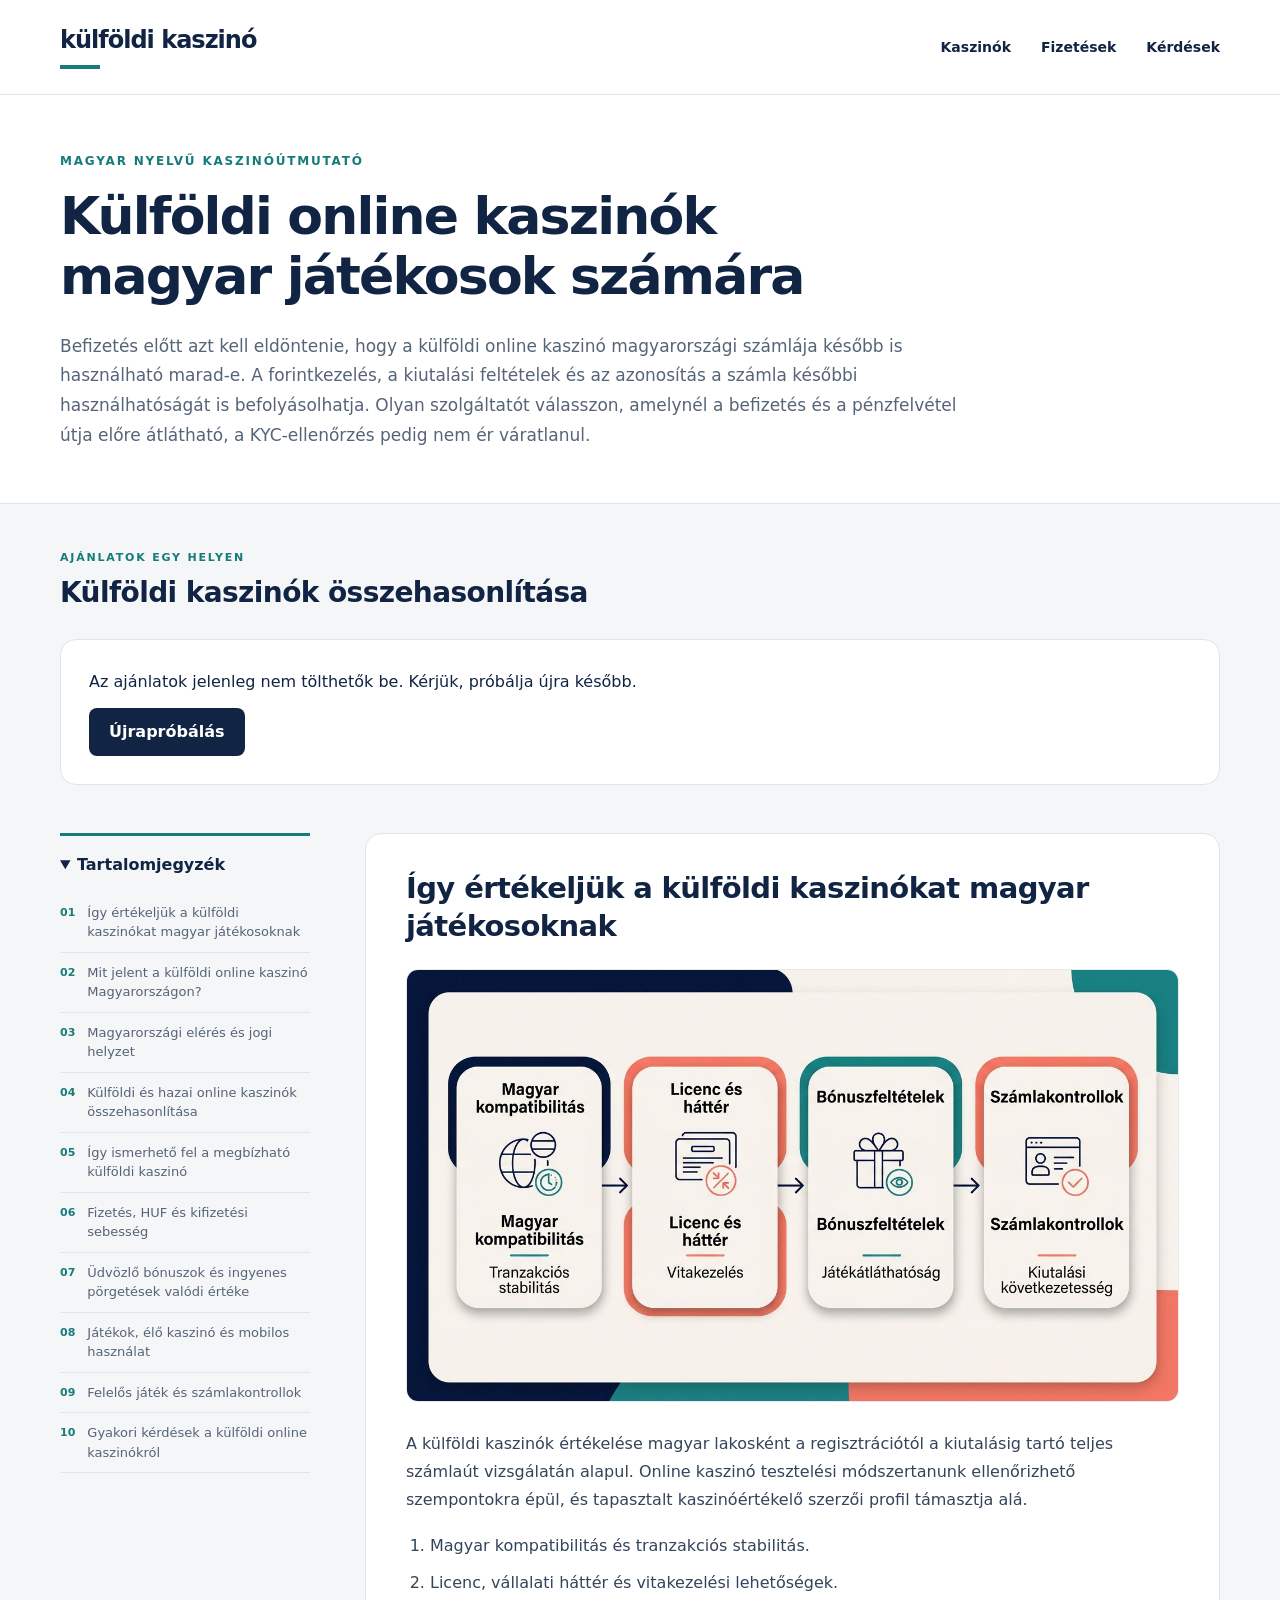
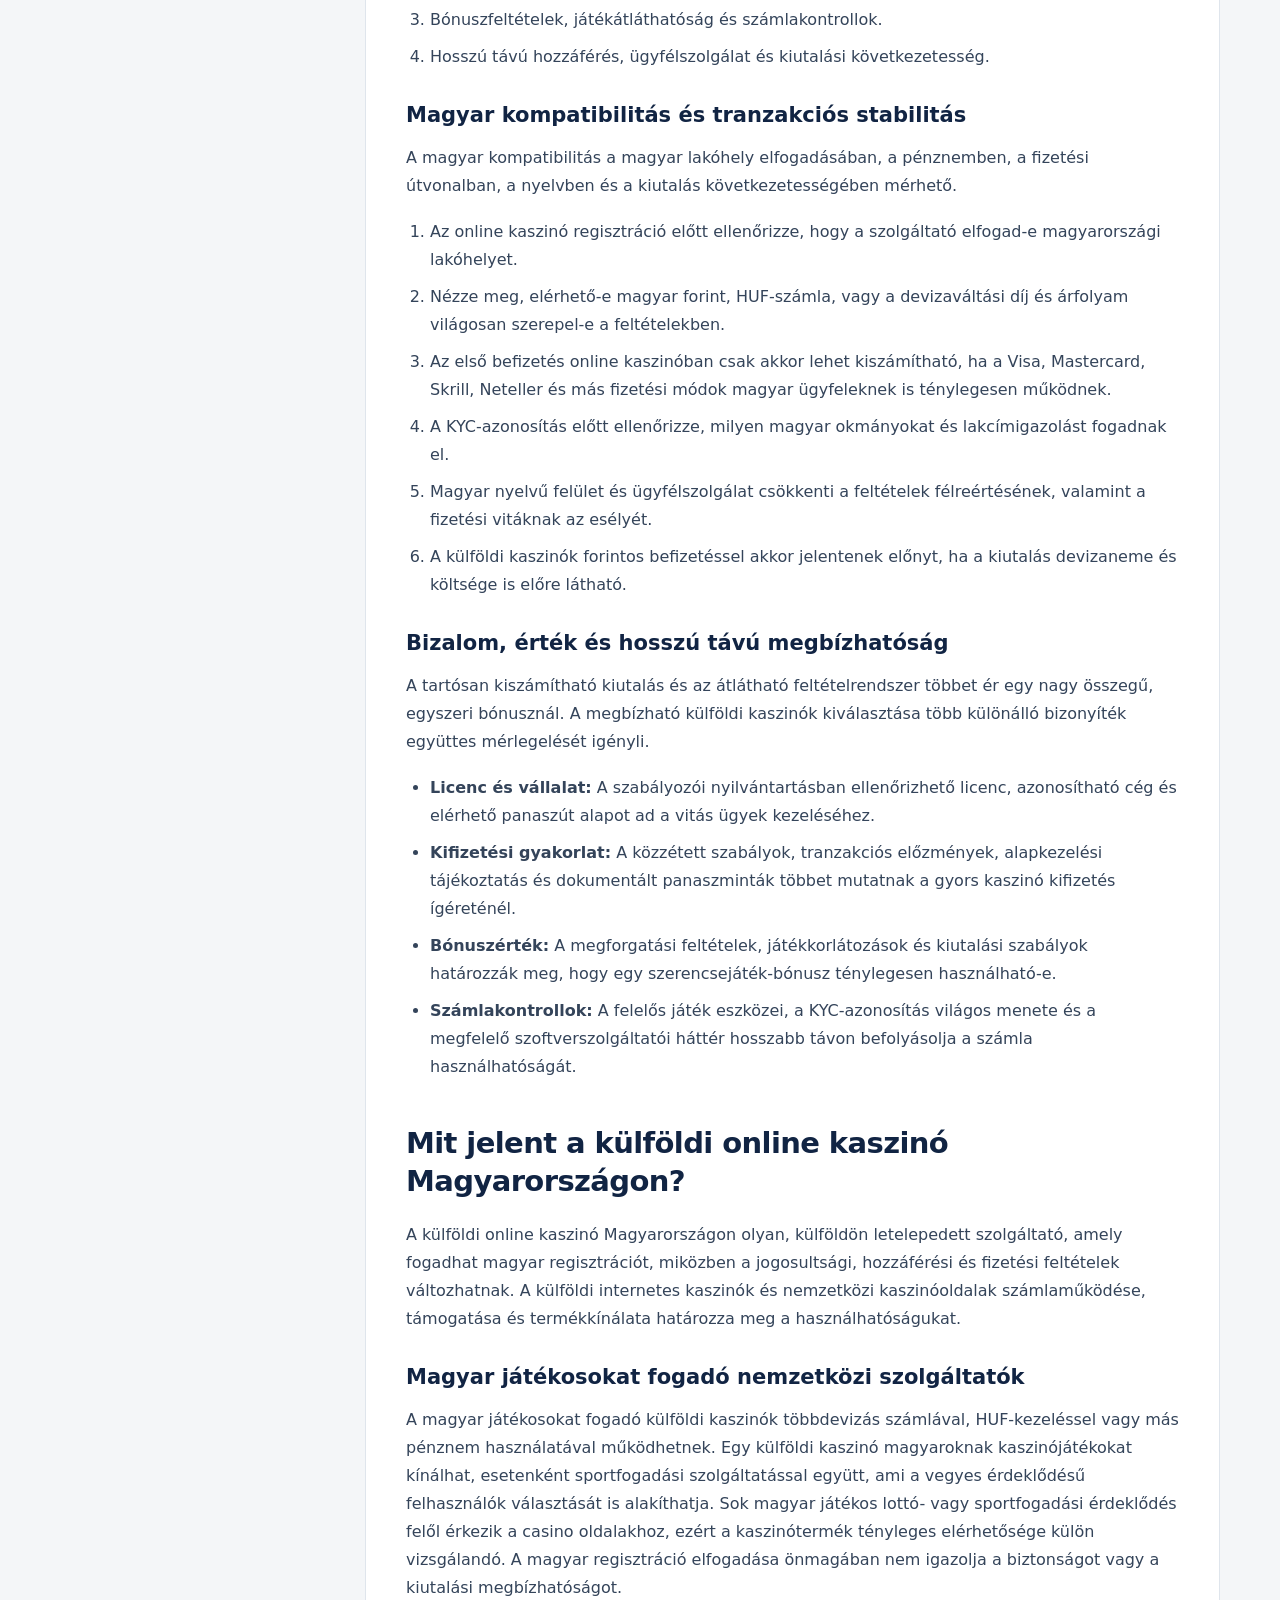
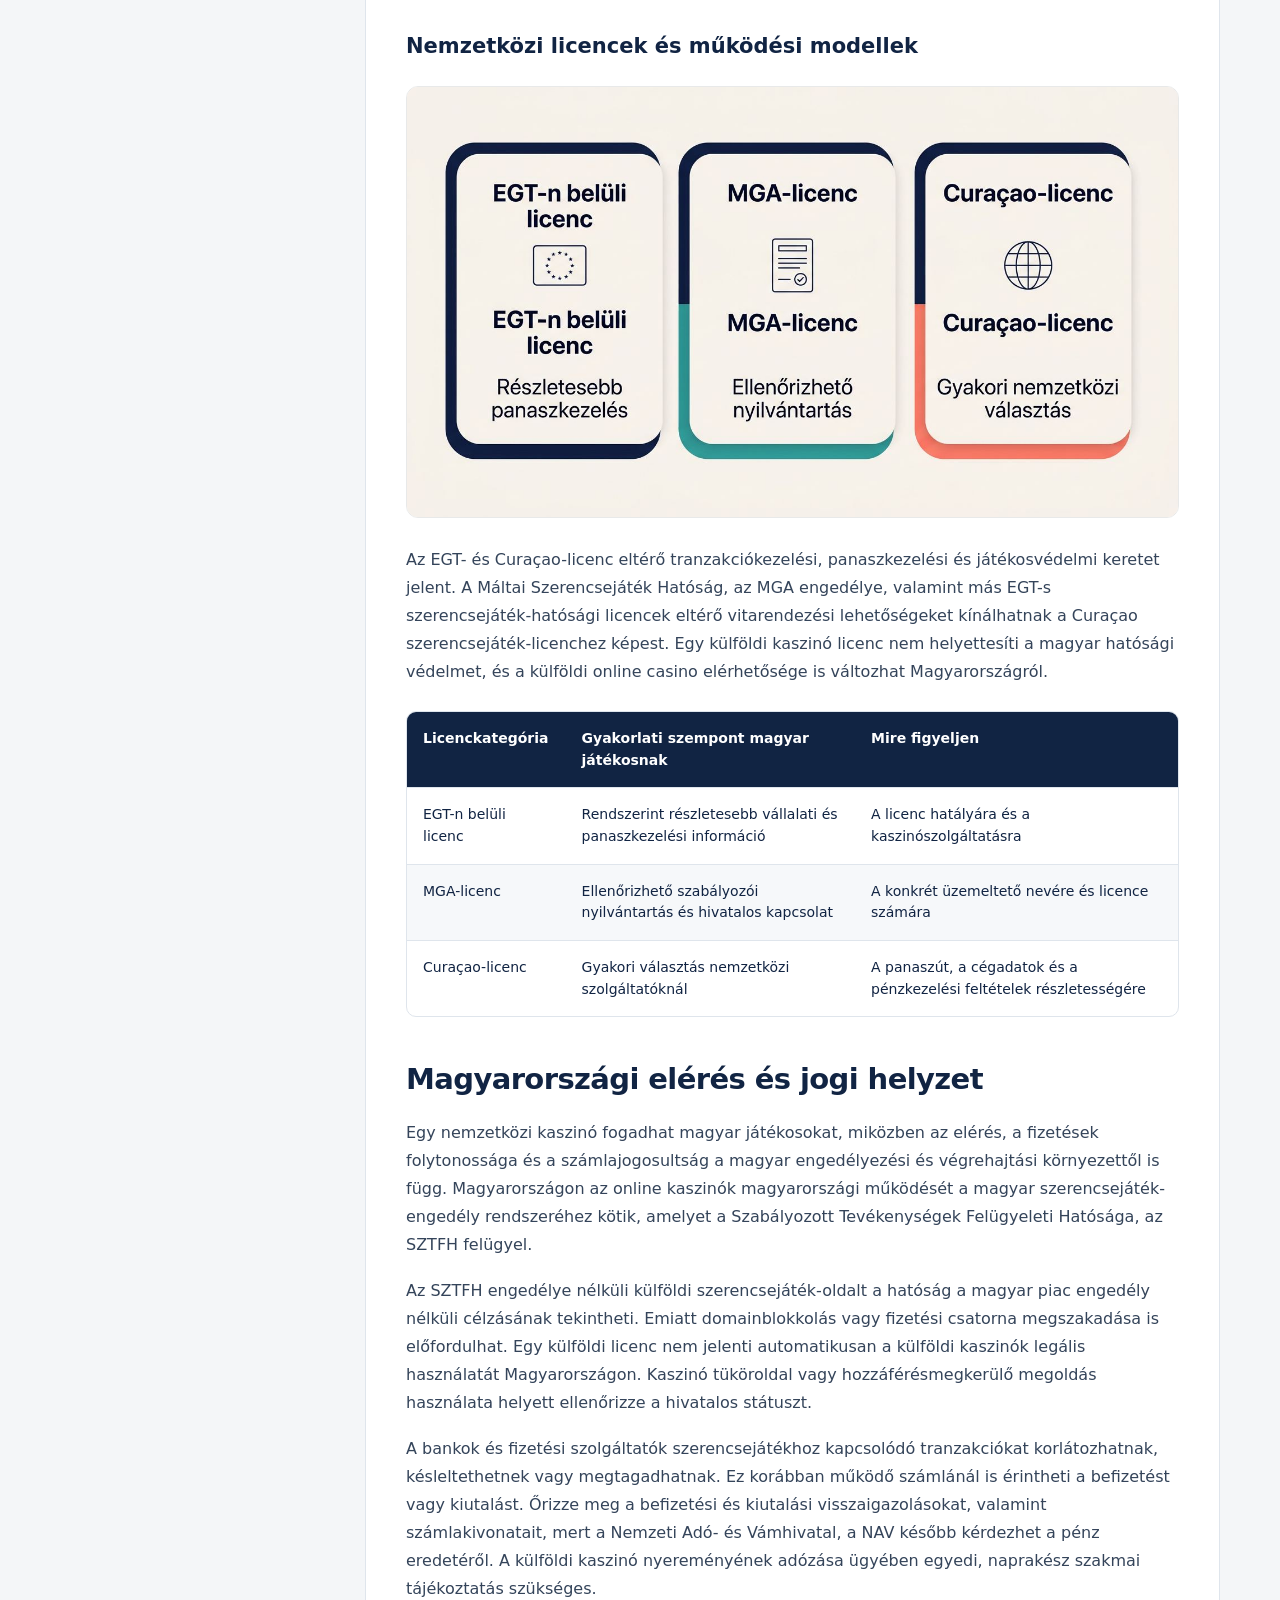
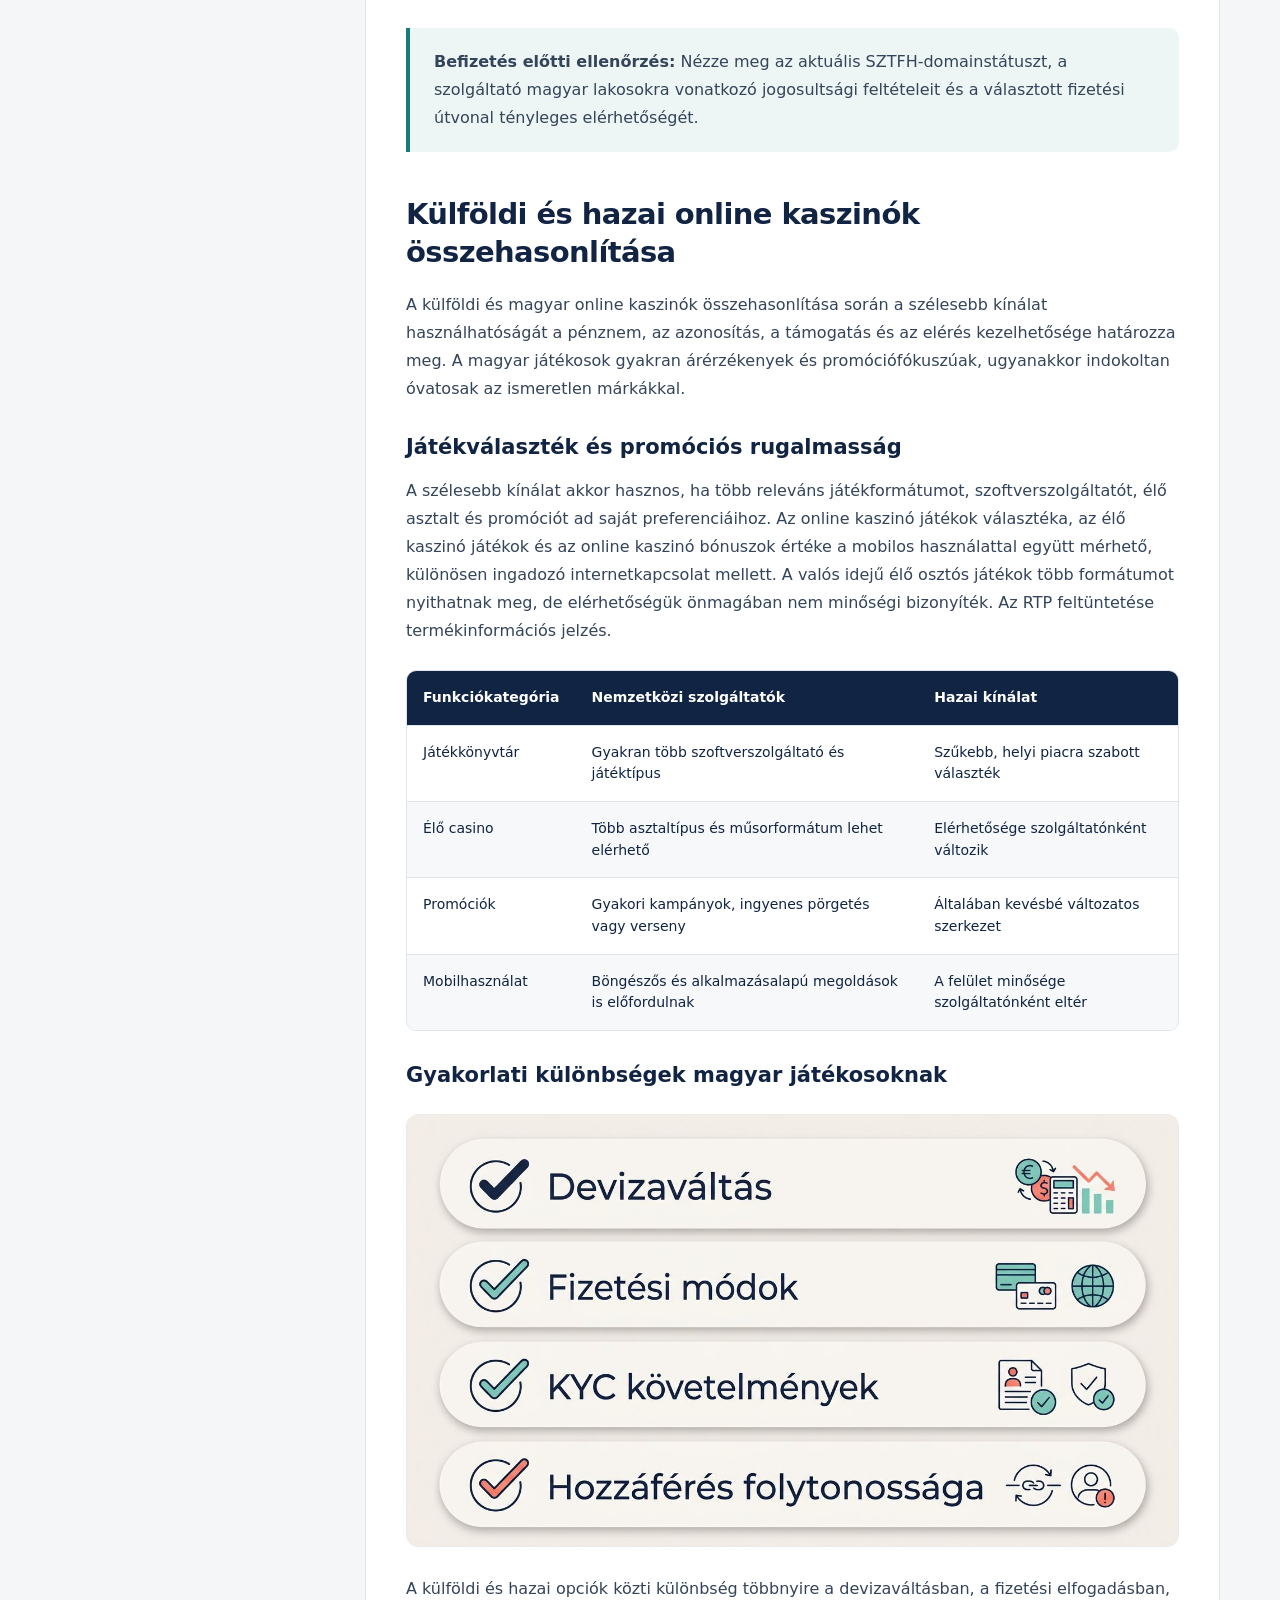
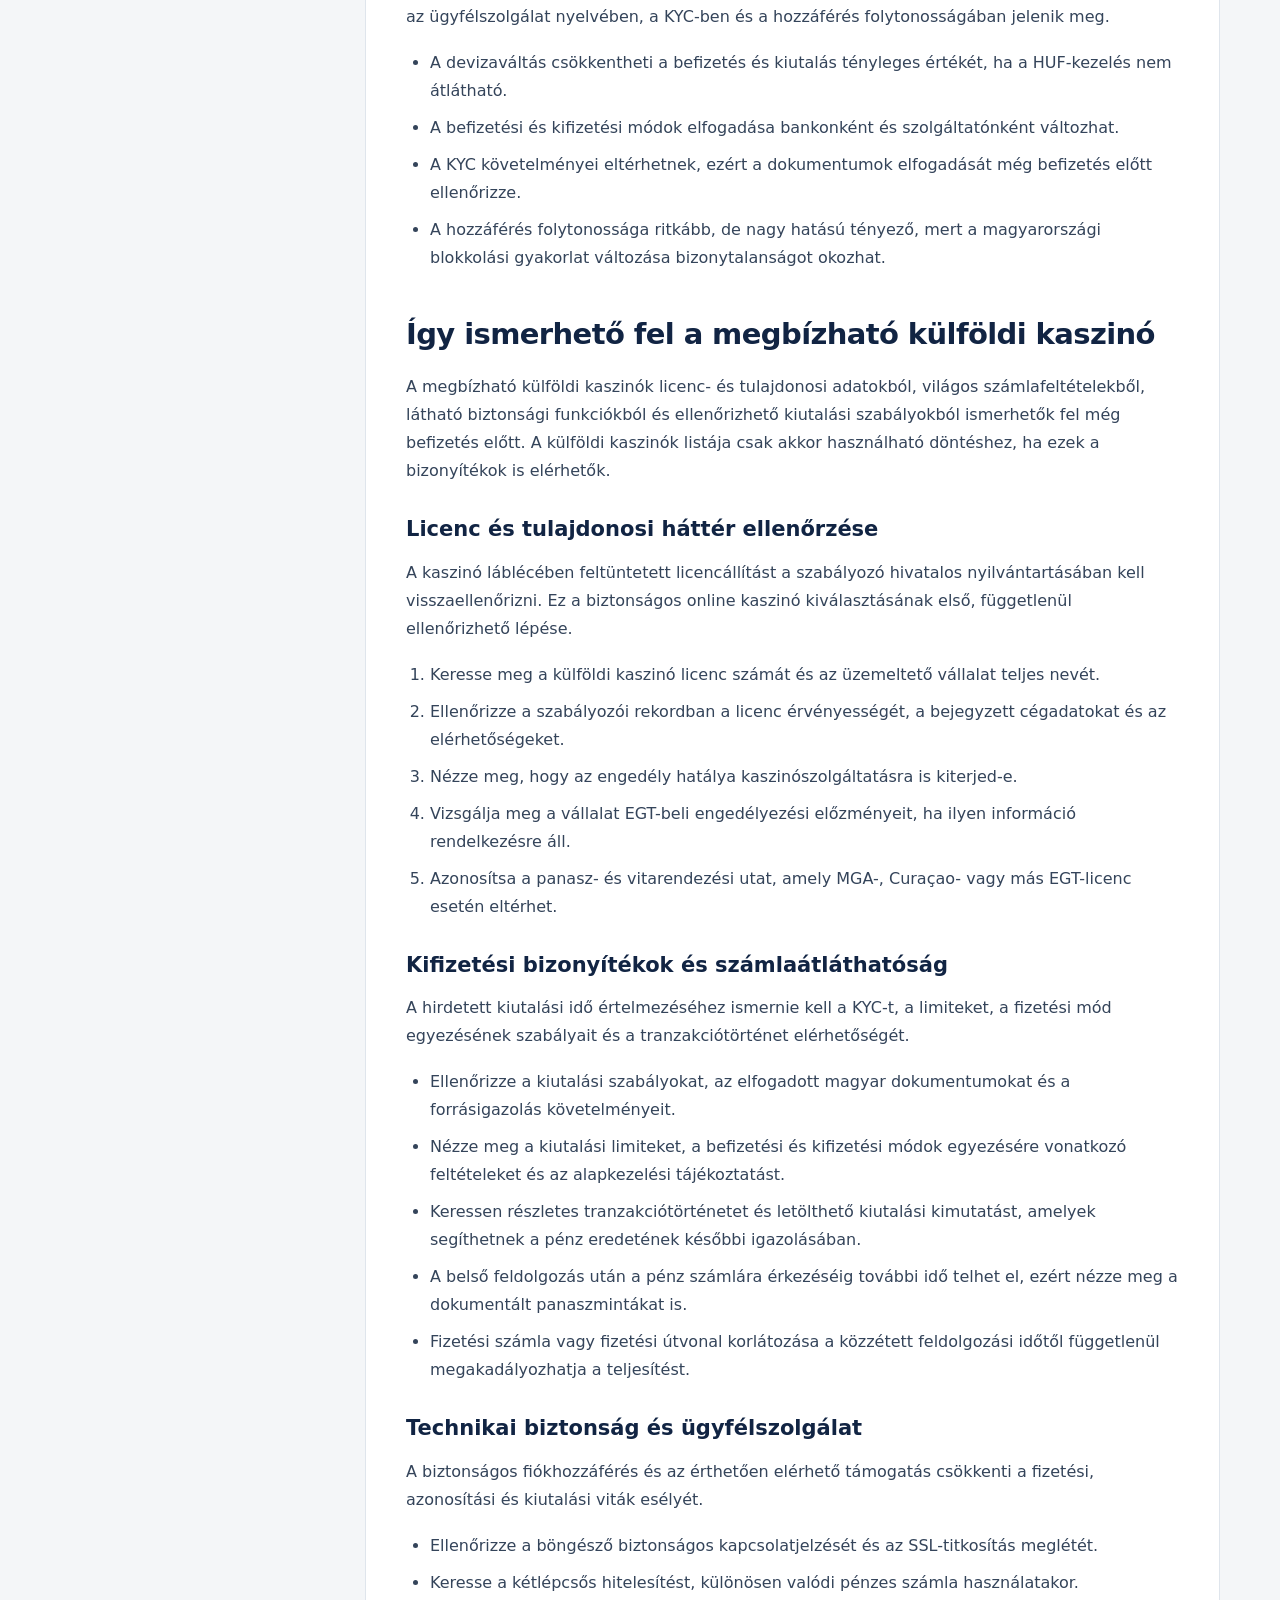
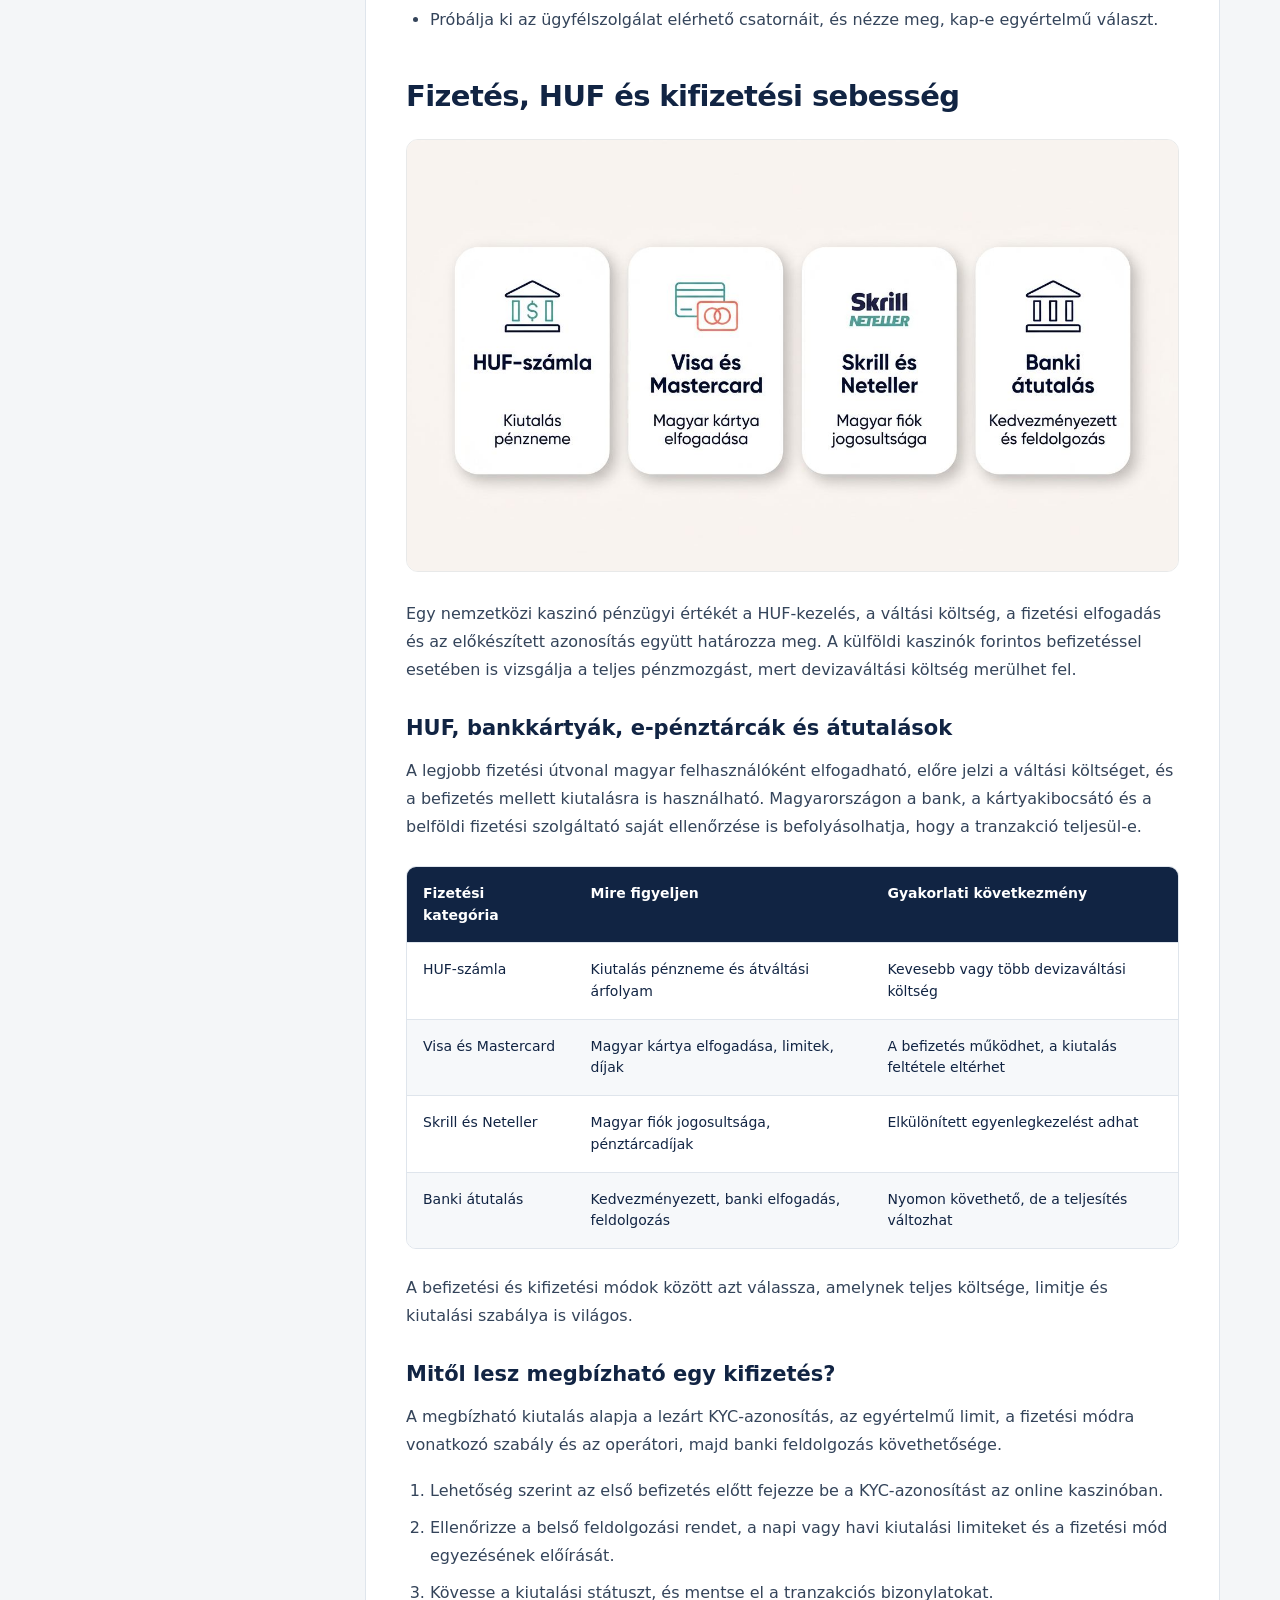
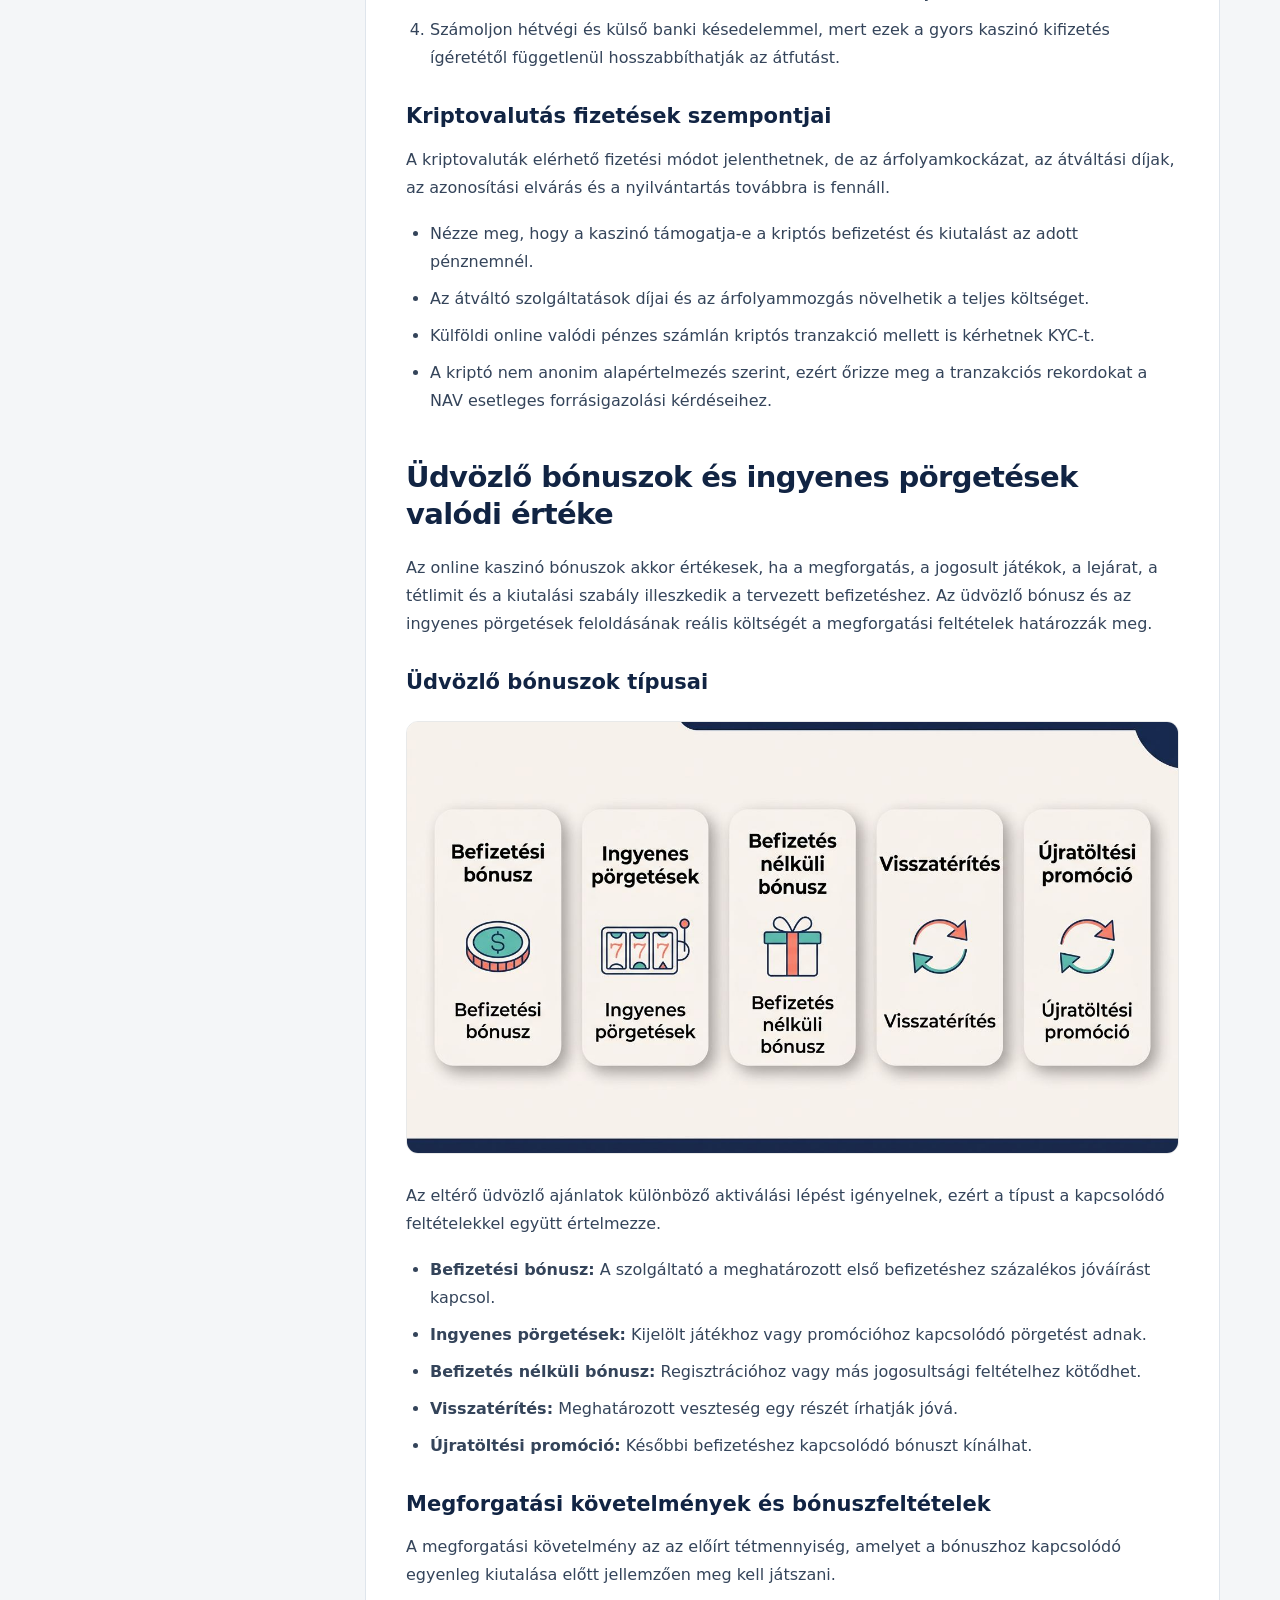
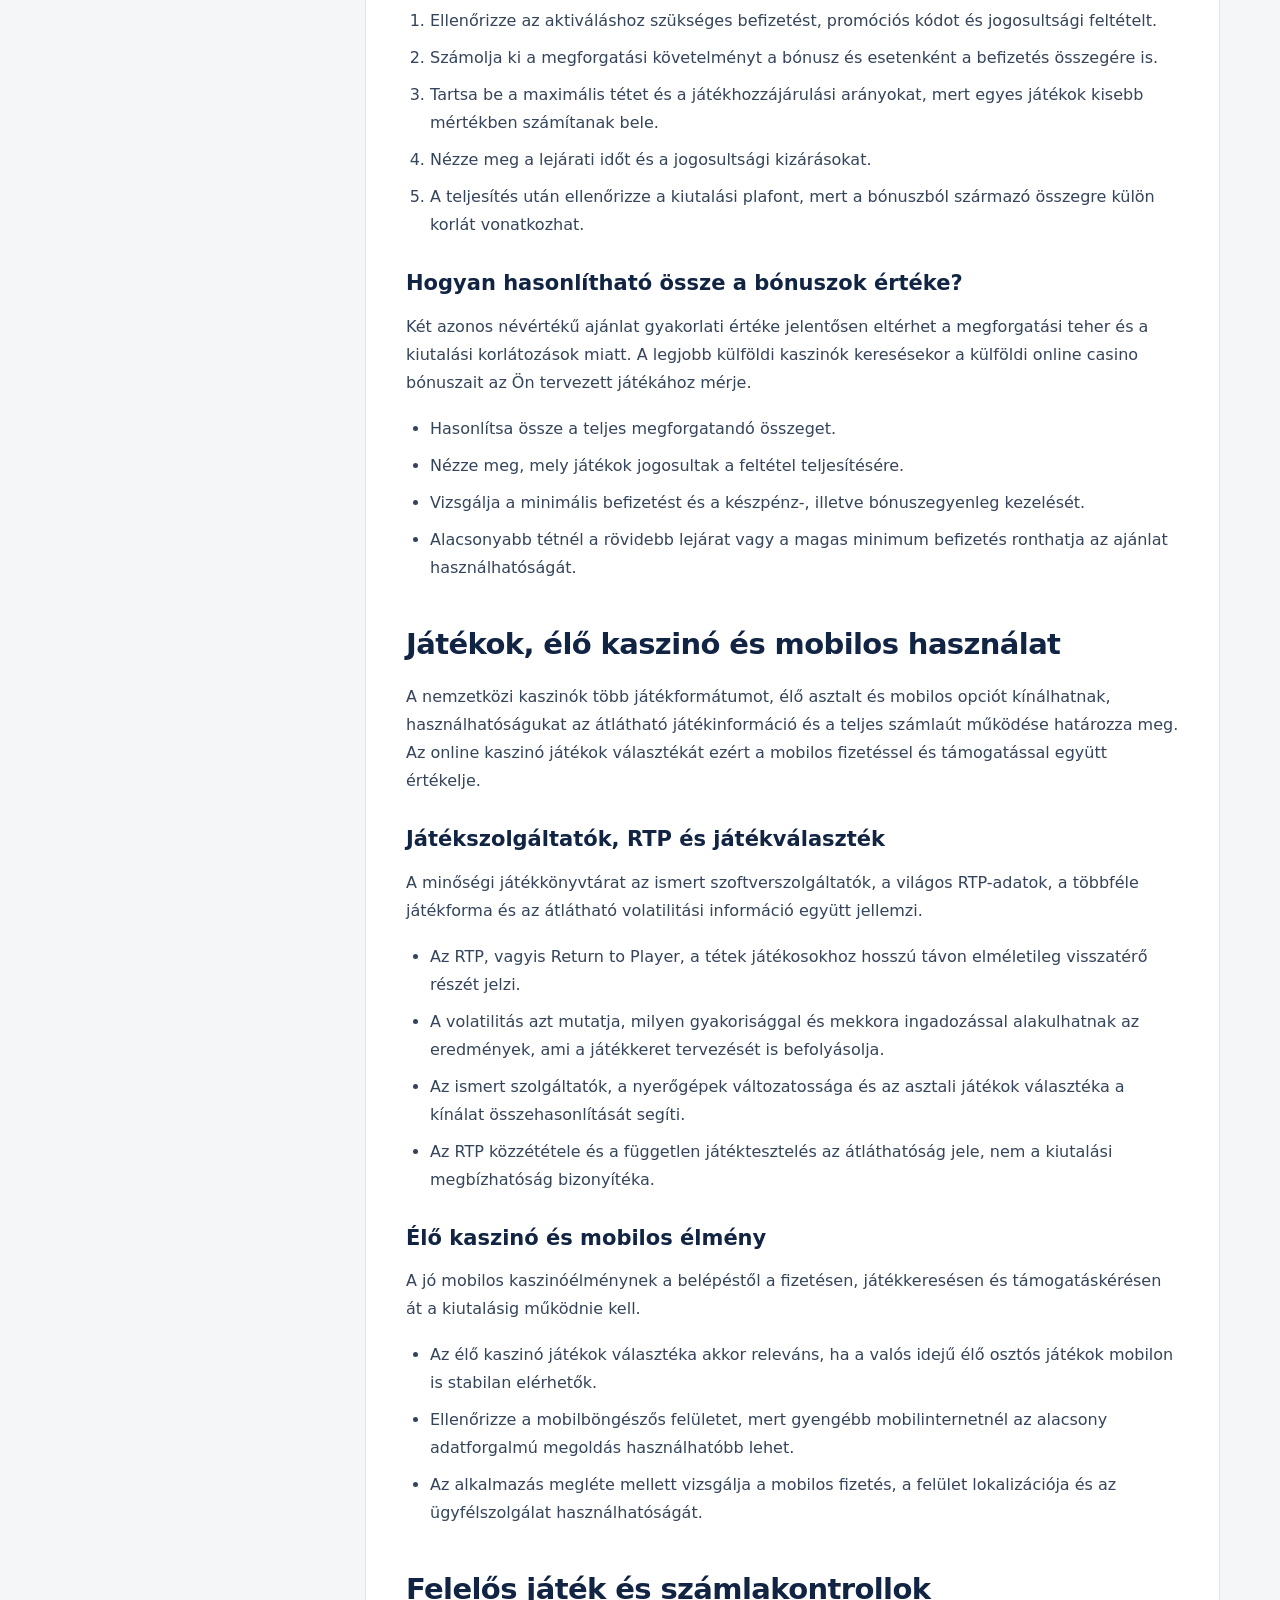
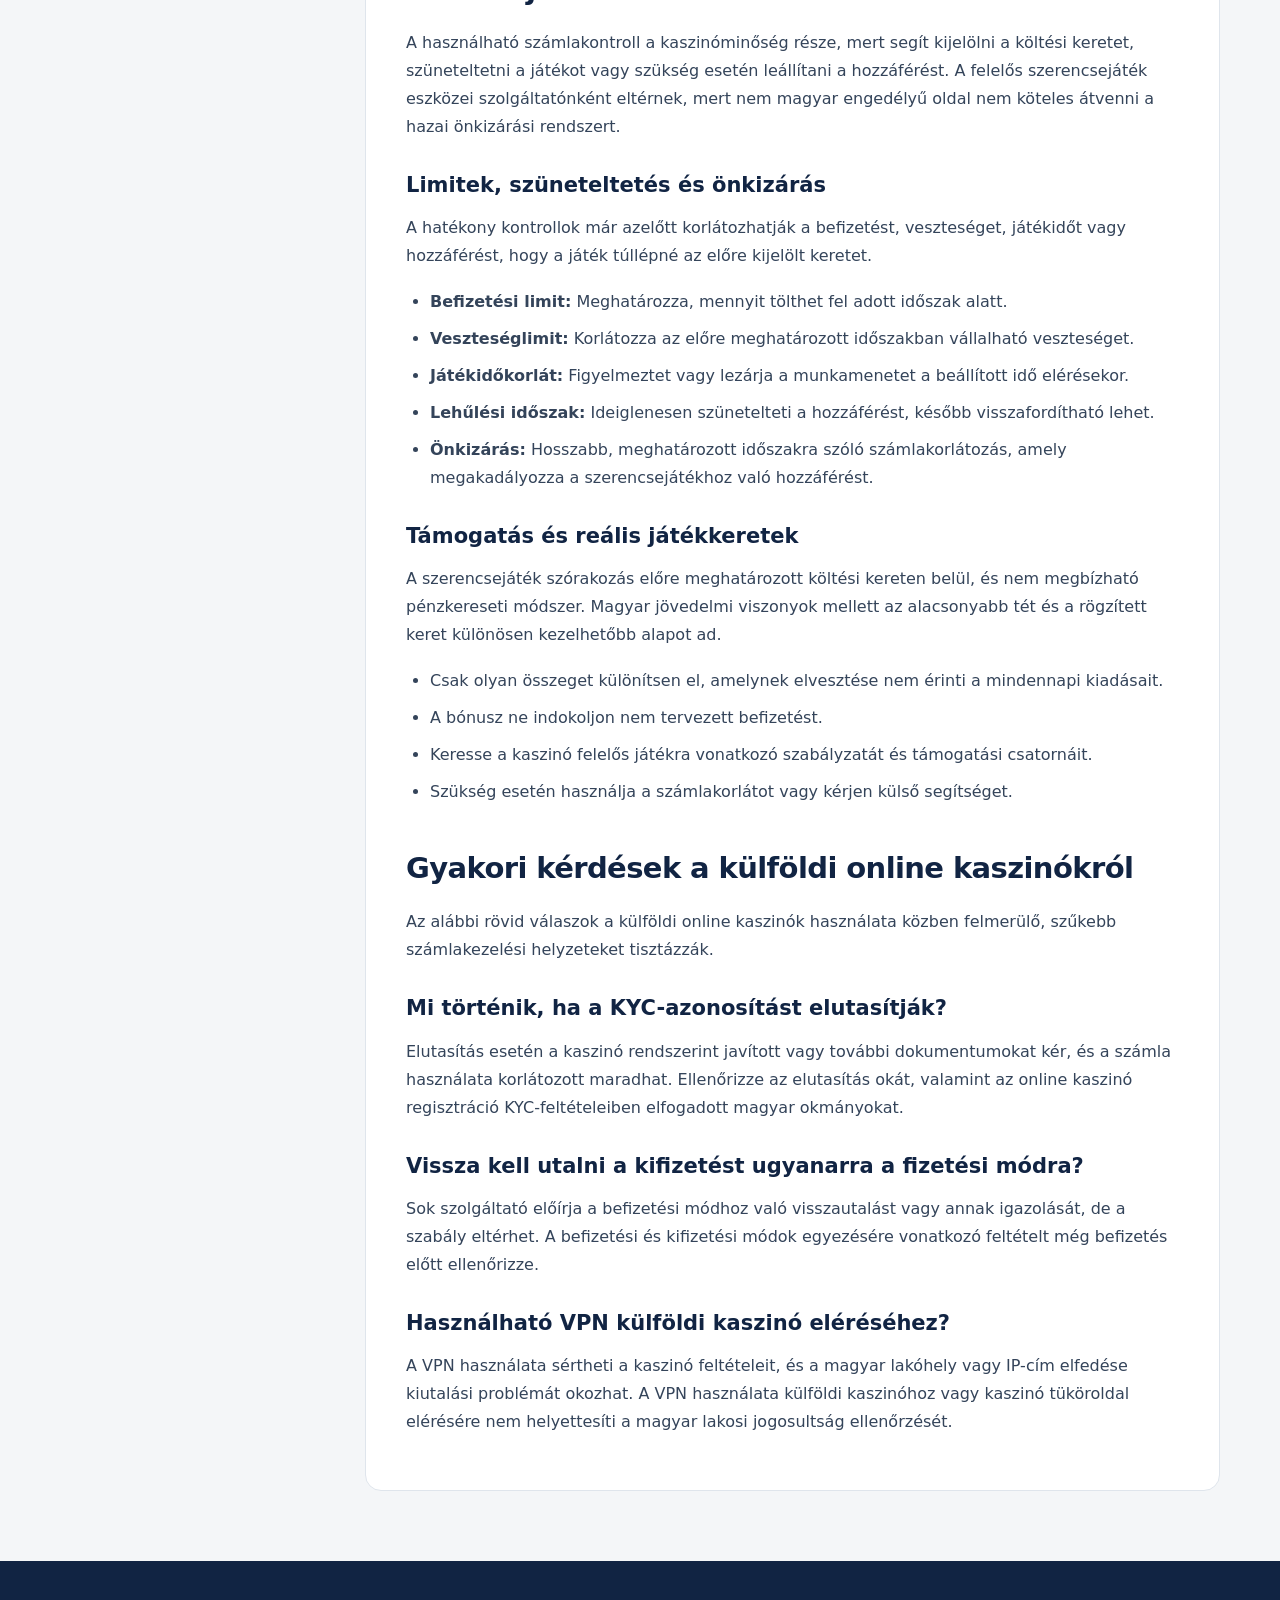
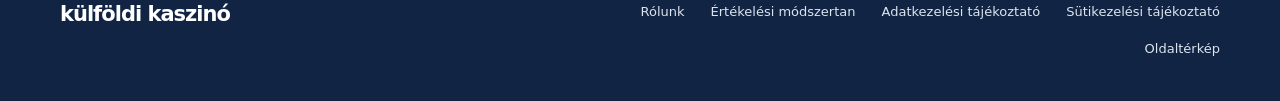
<file: index.html>
<!doctype html><html lang="hu"><head><meta charset="utf-8"><meta name="viewport" content="width=device-width,initial-scale=1"><title>Külföldi kaszinó – Online ajánlatok és magyar útmutató</title><meta name="description" content="Külföldi online kaszinók összehasonlítása magyar játékosoknak: bónuszok, HUF, Mastercard, mobilos használat és kifizetési feltételek."><link rel="canonical" href="https://kulfoldi-kaszino.pages.dev/"><link rel="icon" href="/favicon.svg" type="image/svg+xml"><meta name="theme-color" content="#112443"><link rel="stylesheet" href="/assets/site.css"><script type="application/ld+json">{"@context":"https://schema.org","@type":"WebPage","name":"külföldi kaszinó – Online ajánlatok és magyar útmutató","inLanguage":"hu","url":"https://kulfoldi-kaszino.pages.dev/","isPartOf":{"@type":"WebSite","name":"külföldi kaszinó","url":"https://kulfoldi-kaszino.pages.dev/"}}</script><script src="/assets/table.js" defer></script></head><body><a class="skip" href="#main">Ugrás a tartalomhoz</a><header><div class="wrap header-inner"><a class="wordmark" href="/">külföldi kaszinó<span class="brand-line"></span></a><nav aria-label="Fő navigáció"><a href="/#ajanlatok">Kaszinók</a><a href="/#fizetes-huf-es-kifizetesi-sebesseg">Fizetések</a><a href="/#gyakori-kerdesek-a-kulfoldi-online-kaszinokrol">Kérdések</a></nav></div></header><main id="main"><section class="hero"><div class="wrap"><p class="eyebrow">MAGYAR NYELVŰ KASZINÓÚTMUTATÓ</p><h1 id="kulfoldi-online-kaszinok-magyar-jatekosok-szamara">Külföldi online kaszinók magyar játékosok számára</h1>
<p>Befizetés előtt azt kell eldöntenie, hogy a külföldi online kaszinó magyarországi számlája később is használható marad-e. A forintkezelés, a kiutalási feltételek és az azonosítás a számla későbbi használhatóságát is befolyásolhatja. Olyan szolgáltatót válasszon, amelynél a befizetés és a pénzfelvétel útja előre átlátható, a KYC-ellenőrzés pedig nem ér váratlanul.</p>
</div></section><section id="ajanlatok" class="top-section wrap" aria-labelledby="top-title"><div class="section-heading"><div><span class="eyebrow">AJÁNLATOK EGY HELYEN</span><h2 id="top-title">Külföldi kaszinók összehasonlítása</h2></div></div><div id="casino-list" aria-live="polite" aria-busy="true"><div class="skeleton" aria-hidden="true"><i></i><i></i><i></i></div><div class="skeleton" aria-hidden="true"><i></i><i></i><i></i></div><div class="skeleton" aria-hidden="true"><i></i><i></i><i></i></div><span class="sr-only">Ajánlatok betöltése…</span></div><noscript><p>Az ajánlatok megjelenítéséhez engedélyezze a JavaScriptet a böngészőjében.</p></noscript></section><div class="wrap editorial"><aside class="contents"><details open><summary>Tartalomjegyzék</summary><nav aria-label="Tartalomjegyzék"><a href="#igy-ertekeljuk-a-kulfoldi-kaszinokat-magyar-jatekosoknak"><span>01</span>Így értékeljük a külföldi kaszinókat magyar játékosoknak</a><a href="#mit-jelent-a-kulfoldi-online-kaszino-magyarorszagon"><span>02</span>Mit jelent a külföldi online kaszinó Magyarországon?</a><a href="#magyarorszagi-eleres-es-jogi-helyzet"><span>03</span>Magyarországi elérés és jogi helyzet</a><a href="#kulfoldi-es-hazai-online-kaszinok-osszehasonlitasa"><span>04</span>Külföldi és hazai online kaszinók összehasonlítása</a><a href="#igy-ismerheto-fel-a-megbizhato-kulfoldi-kaszino"><span>05</span>Így ismerhető fel a megbízható külföldi kaszinó</a><a href="#fizetes-huf-es-kifizetesi-sebesseg"><span>06</span>Fizetés, HUF és kifizetési sebesség</a><a href="#udvozlo-bonuszok-es-ingyenes-porgetesek-valodi-erteke"><span>07</span>Üdvözlő bónuszok és ingyenes pörgetések valódi értéke</a><a href="#jatekok-elo-kaszino-es-mobilos-hasznalat"><span>08</span>Játékok, élő kaszinó és mobilos használat</a><a href="#felelos-jatek-es-szamlakontrollok"><span>09</span>Felelős játék és számlakontrollok</a><a href="#gyakori-kerdesek-a-kulfoldi-online-kaszinokrol"><span>10</span>Gyakori kérdések a külföldi online kaszinókról</a></nav></details></aside><article><h2 id="igy-ertekeljuk-a-kulfoldi-kaszinokat-magyar-jatekosoknak">Így értékeljük a külföldi kaszinókat magyar játékosoknak</h2><figure><img src="/assets/images/igy-ertekeljuk-a-kulfoldi-kaszinokat.jpg" alt="Így értékeljük a külföldi kaszinókat magyar játékosoknak" width="1376" height="768" loading="lazy" decoding="async"></figure>
<p>A külföldi kaszinók értékelése magyar lakosként a regisztrációtól a kiutalásig tartó teljes számlaút vizsgálatán alapul. Online kaszinó tesztelési módszertanunk ellenőrizhető szempontokra épül, és tapasztalt kaszinóértékelő szerzői profil támasztja alá.</p>
<ol>
<li>Magyar kompatibilitás és tranzakciós stabilitás.</li>
<li>Licenc, vállalati háttér és vitakezelési lehetőségek.</li>
<li>Bónuszfeltételek, játékátláthatóság és számlakontrollok.</li>
<li>Hosszú távú hozzáférés, ügyfélszolgálat és kiutalási következetesség.</li>
</ol>
<h3 id="magyar-kompatibilitas-es-tranzakcios-stabilitas">Magyar kompatibilitás és tranzakciós stabilitás</h3>
<p>A magyar kompatibilitás a magyar lakóhely elfogadásában, a pénznemben, a fizetési útvonalban, a nyelvben és a kiutalás következetességében mérhető.</p>
<ol>
<li>Az online kaszinó regisztráció előtt ellenőrizze, hogy a szolgáltató elfogad-e magyarországi lakóhelyet.</li>
<li>Nézze meg, elérhető-e magyar forint, HUF-számla, vagy a devizaváltási díj és árfolyam világosan szerepel-e a feltételekben.</li>
<li>Az első befizetés online kaszinóban csak akkor lehet kiszámítható, ha a Visa, Mastercard, Skrill, Neteller és más fizetési módok magyar ügyfeleknek is ténylegesen működnek.</li>
<li>A KYC-azonosítás előtt ellenőrizze, milyen magyar okmányokat és lakcímigazolást fogadnak el.</li>
<li>Magyar nyelvű felület és ügyfélszolgálat csökkenti a feltételek félreértésének, valamint a fizetési vitáknak az esélyét.</li>
<li>A külföldi kaszinók forintos befizetéssel akkor jelentenek előnyt, ha a kiutalás devizaneme és költsége is előre látható.</li>
</ol>
<h3 id="bizalom-ertek-es-hosszu-tavu-megbizhatosag">Bizalom, érték és hosszú távú megbízhatóság</h3>
<p>A tartósan kiszámítható kiutalás és az átlátható feltételrendszer többet ér egy nagy összegű, egyszeri bónusznál. A megbízható külföldi kaszinók kiválasztása több különálló bizonyíték együttes mérlegelését igényli.</p>
<ul>
<li><strong>Licenc és vállalat:</strong> A szabályozói nyilvántartásban ellenőrizhető licenc, azonosítható cég és elérhető panaszút alapot ad a vitás ügyek kezeléséhez.</li>
<li><strong>Kifizetési gyakorlat:</strong> A közzétett szabályok, tranzakciós előzmények, alapkezelési tájékoztatás és dokumentált panaszminták többet mutatnak a gyors kaszinó kifizetés ígéreténél.</li>
<li><strong>Bónuszérték:</strong> A megforgatási feltételek, játékkorlátozások és kiutalási szabályok határozzák meg, hogy egy szerencsejáték-bónusz ténylegesen használható-e.</li>
<li><strong>Számlakontrollok:</strong> A felelős játék eszközei, a KYC-azonosítás világos menete és a megfelelő szoftverszolgáltatói háttér hosszabb távon befolyásolja a számla használhatóságát.</li>
</ul>
<h2 id="mit-jelent-a-kulfoldi-online-kaszino-magyarorszagon">Mit jelent a külföldi online kaszinó Magyarországon?</h2>
<p>A külföldi online kaszinó Magyarországon olyan, külföldön letelepedett szolgáltató, amely fogadhat magyar regisztrációt, miközben a jogosultsági, hozzáférési és fizetési feltételek változhatnak. A külföldi internetes kaszinók és nemzetközi kaszinóoldalak számlaműködése, támogatása és termékkínálata határozza meg a használhatóságukat.</p>
<h3 id="magyar-jatekosokat-fogado-nemzetkozi-szolgaltatok">Magyar játékosokat fogadó nemzetközi szolgáltatók</h3>
<p>A magyar játékosokat fogadó külföldi kaszinók többdevizás számlával, HUF-kezeléssel vagy más pénznem használatával működhetnek. Egy külföldi kaszinó magyaroknak kaszinójátékokat kínálhat, esetenként sportfogadási szolgáltatással együtt, ami a vegyes érdeklődésű felhasználók választását is alakíthatja. Sok magyar játékos lottó- vagy sportfogadási érdeklődés felől érkezik a casino oldalakhoz, ezért a kaszinótermék tényleges elérhetősége külön vizsgálandó. A magyar regisztráció elfogadása önmagában nem igazolja a biztonságot vagy a kiutalási megbízhatóságot.</p>
<h3 id="nemzetkozi-licencek-es-mukodesi-modellek">Nemzetközi licencek és működési modellek</h3><figure><img src="/assets/images/nemzetkozi-licencek-es-mukodesi-modellek.jpg" alt="Nemzetközi licencek és működési modellek" width="1376" height="768" loading="lazy" decoding="async"></figure>
<p>Az EGT- és Curaçao-licenc eltérő tranzakciókezelési, panaszkezelési és játékosvédelmi keretet jelent. A Máltai Szerencsejáték Hatóság, az MGA engedélye, valamint más EGT-s szerencsejáték-hatósági licencek eltérő vitarendezési lehetőségeket kínálhatnak a Curaçao szerencsejáték-licenchez képest. Egy külföldi kaszinó licenc nem helyettesíti a magyar hatósági védelmet, és a külföldi online casino elérhetősége is változhat Magyarországról.</p>
<div class="table-scroll" tabindex="0"><table>
<thead>
<tr>
<th>Licenckategória</th>
<th>Gyakorlati szempont magyar játékosnak</th>
<th>Mire figyeljen</th>
</tr>
</thead>
<tbody><tr>
<td>EGT-n belüli licenc</td>
<td>Rendszerint részletesebb vállalati és panaszkezelési információ</td>
<td>A licenc hatályára és a kaszinószolgáltatásra</td>
</tr>
<tr>
<td>MGA-licenc</td>
<td>Ellenőrizhető szabályozói nyilvántartás és hivatalos kapcsolat</td>
<td>A konkrét üzemeltető nevére és licence számára</td>
</tr>
<tr>
<td>Curaçao-licenc</td>
<td>Gyakori választás nemzetközi szolgáltatóknál</td>
<td>A panaszút, a cégadatok és a pénzkezelési feltételek részletességére</td>
</tr>
</tbody></table></div>
<h2 id="magyarorszagi-eleres-es-jogi-helyzet">Magyarországi elérés és jogi helyzet</h2>
<p>Egy nemzetközi kaszinó fogadhat magyar játékosokat, miközben az elérés, a fizetések folytonossága és a számlajogosultság a magyar engedélyezési és végrehajtási környezettől is függ. Magyarországon az online kaszinók magyarországi működését a magyar szerencsejáték-engedély rendszeréhez kötik, amelyet a Szabályozott Tevékenységek Felügyeleti Hatósága, az SZTFH felügyel.</p>
<p>Az SZTFH engedélye nélküli külföldi szerencsejáték-oldalt a hatóság a magyar piac engedély nélküli célzásának tekintheti. Emiatt domainblokkolás vagy fizetési csatorna megszakadása is előfordulhat. Egy külföldi licenc nem jelenti automatikusan a külföldi kaszinók legális használatát Magyarországon. Kaszinó tüköroldal vagy hozzáférésmegkerülő megoldás használata helyett ellenőrizze a hivatalos státuszt.</p>
<p>A bankok és fizetési szolgáltatók szerencsejátékhoz kapcsolódó tranzakciókat korlátozhatnak, késleltethetnek vagy megtagadhatnak. Ez korábban működő számlánál is érintheti a befizetést vagy kiutalást. Őrizze meg a befizetési és kiutalási visszaigazolásokat, valamint számlakivonatait, mert a Nemzeti Adó- és Vámhivatal, a NAV később kérdezhet a pénz eredetéről. A külföldi kaszinó nyereményének adózása ügyében egyedi, naprakész szakmai tájékoztatás szükséges.</p>
<blockquote>
<p><strong>Befizetés előtti ellenőrzés:</strong> Nézze meg az aktuális SZTFH-domainstátuszt, a szolgáltató magyar lakosokra vonatkozó jogosultsági feltételeit és a választott fizetési útvonal tényleges elérhetőségét.</p>
</blockquote>
<h2 id="kulfoldi-es-hazai-online-kaszinok-osszehasonlitasa">Külföldi és hazai online kaszinók összehasonlítása</h2>
<p>A külföldi és magyar online kaszinók összehasonlítása során a szélesebb kínálat használhatóságát a pénznem, az azonosítás, a támogatás és az elérés kezelhetősége határozza meg. A magyar játékosok gyakran árérzékenyek és promóciófókuszúak, ugyanakkor indokoltan óvatosak az ismeretlen márkákkal.</p>
<h3 id="jatekvalasztek-es-promocios-rugalmassag">Játékválaszték és promóciós rugalmasság</h3>
<p>A szélesebb kínálat akkor hasznos, ha több releváns játékformátumot, szoftverszolgáltatót, élő asztalt és promóciót ad saját preferenciáihoz. Az online kaszinó játékok választéka, az élő kaszinó játékok és az online kaszinó bónuszok értéke a mobilos használattal együtt mérhető, különösen ingadozó internetkapcsolat mellett. A valós idejű élő osztós játékok több formátumot nyithatnak meg, de elérhetőségük önmagában nem minőségi bizonyíték. Az RTP feltüntetése termékinformációs jelzés.</p>
<div class="table-scroll" tabindex="0"><table>
<thead>
<tr>
<th>Funkciókategória</th>
<th>Nemzetközi szolgáltatók</th>
<th>Hazai kínálat</th>
</tr>
</thead>
<tbody><tr>
<td>Játékkönyvtár</td>
<td>Gyakran több szoftverszolgáltató és játéktípus</td>
<td>Szűkebb, helyi piacra szabott választék</td>
</tr>
<tr>
<td>Élő casino</td>
<td>Több asztaltípus és műsorformátum lehet elérhető</td>
<td>Elérhetősége szolgáltatónként változik</td>
</tr>
<tr>
<td>Promóciók</td>
<td>Gyakori kampányok, ingyenes pörgetés vagy verseny</td>
<td>Általában kevésbé változatos szerkezet</td>
</tr>
<tr>
<td>Mobilhasználat</td>
<td>Böngészős és alkalmazásalapú megoldások is előfordulnak</td>
<td>A felület minősége szolgáltatónként eltér</td>
</tr>
</tbody></table></div>
<h3 id="gyakorlati-kulonbsegek-magyar-jatekosoknak">Gyakorlati különbségek magyar játékosoknak</h3><figure><img src="/assets/images/gyakorlati-kulonbsegek-magyar-jatekosoknak.jpg" alt="Gyakorlati különbségek magyar játékosoknak" width="1376" height="768" loading="lazy" decoding="async"></figure>
<p>A külföldi és hazai opciók közti különbség többnyire a devizaváltásban, a fizetési elfogadásban, az ügyfélszolgálat nyelvében, a KYC-ben és a hozzáférés folytonosságában jelenik meg.</p>
<ul>
<li>A devizaváltás csökkentheti a befizetés és kiutalás tényleges értékét, ha a HUF-kezelés nem átlátható.</li>
<li>A befizetési és kifizetési módok elfogadása bankonként és szolgáltatónként változhat.</li>
<li>A KYC követelményei eltérhetnek, ezért a dokumentumok elfogadását még befizetés előtt ellenőrizze.</li>
<li>A hozzáférés folytonossága ritkább, de nagy hatású tényező, mert a magyarországi blokkolási gyakorlat változása bizonytalanságot okozhat.</li>
</ul>
<h2 id="igy-ismerheto-fel-a-megbizhato-kulfoldi-kaszino">Így ismerhető fel a megbízható külföldi kaszinó</h2>
<p>A megbízható külföldi kaszinók licenc- és tulajdonosi adatokból, világos számlafeltételekből, látható biztonsági funkciókból és ellenőrizhető kiutalási szabályokból ismerhetők fel még befizetés előtt. A külföldi kaszinók listája csak akkor használható döntéshez, ha ezek a bizonyítékok is elérhetők.</p>
<h3 id="licenc-es-tulajdonosi-hatter-ellenorzese">Licenc és tulajdonosi háttér ellenőrzése</h3>
<p>A kaszinó láblécében feltüntetett licencállítást a szabályozó hivatalos nyilvántartásában kell visszaellenőrizni. Ez a biztonságos online kaszinó kiválasztásának első, függetlenül ellenőrizhető lépése.</p>
<ol>
<li>Keresse meg a külföldi kaszinó licenc számát és az üzemeltető vállalat teljes nevét.</li>
<li>Ellenőrizze a szabályozói rekordban a licenc érvényességét, a bejegyzett cégadatokat és az elérhetőségeket.</li>
<li>Nézze meg, hogy az engedély hatálya kaszinószolgáltatásra is kiterjed-e.</li>
<li>Vizsgálja meg a vállalat EGT-beli engedélyezési előzményeit, ha ilyen információ rendelkezésre áll.</li>
<li>Azonosítsa a panasz- és vitarendezési utat, amely MGA-, Curaçao- vagy más EGT-licenc esetén eltérhet.</li>
</ol>
<h3 id="kifizetesi-bizonyitekok-es-szamlaatlathatosag">Kifizetési bizonyítékok és számlaátláthatóság</h3>
<p>A hirdetett kiutalási idő értelmezéséhez ismernie kell a KYC-t, a limiteket, a fizetési mód egyezésének szabályait és a tranzakciótörténet elérhetőségét.</p>
<ul>
<li>Ellenőrizze a kiutalási szabályokat, az elfogadott magyar dokumentumokat és a forrásigazolás követelményeit.</li>
<li>Nézze meg a kiutalási limiteket, a befizetési és kifizetési módok egyezésére vonatkozó feltételeket és az alapkezelési tájékoztatást.</li>
<li>Keressen részletes tranzakciótörténetet és letölthető kiutalási kimutatást, amelyek segíthetnek a pénz eredetének későbbi igazolásában.</li>
<li>A belső feldolgozás után a pénz számlára érkezéséig további idő telhet el, ezért nézze meg a dokumentált panaszmintákat is.</li>
<li>Fizetési számla vagy fizetési útvonal korlátozása a közzétett feldolgozási időtől függetlenül megakadályozhatja a teljesítést.</li>
</ul>
<h3 id="technikai-biztonsag-es-ugyfelszolgalat">Technikai biztonság és ügyfélszolgálat</h3>
<p>A biztonságos fiókhozzáférés és az érthetően elérhető támogatás csökkenti a fizetési, azonosítási és kiutalási viták esélyét.</p>
<ul>
<li>Ellenőrizze a böngésző biztonságos kapcsolatjelzését és az SSL-titkosítás meglétét.</li>
<li>Keresse a kétlépcsős hitelesítést, különösen valódi pénzes számla használatakor.</li>
<li>Próbálja ki az ügyfélszolgálat elérhető csatornáit, és nézze meg, kap-e egyértelmű választ.</li>
</ul>
<h2 id="fizetes-huf-es-kifizetesi-sebesseg">Fizetés, HUF és kifizetési sebesség</h2><figure><img src="/assets/images/fizetes-huf-es-kifizetesi-sebesseg.jpg" alt="Fizetés, HUF és kifizetési sebesség" width="1376" height="768" loading="lazy" decoding="async"></figure>
<p>Egy nemzetközi kaszinó pénzügyi értékét a HUF-kezelés, a váltási költség, a fizetési elfogadás és az előkészített azonosítás együtt határozza meg. A külföldi kaszinók forintos befizetéssel esetében is vizsgálja a teljes pénzmozgást, mert devizaváltási költség merülhet fel.</p>
<h3 id="huf-bankkartyak-e-penztarcak-es-atutalasok">HUF, bankkártyák, e-pénztárcák és átutalások</h3>
<p>A legjobb fizetési útvonal magyar felhasználóként elfogadható, előre jelzi a váltási költséget, és a befizetés mellett kiutalásra is használható. Magyarországon a bank, a kártyakibocsátó és a belföldi fizetési szolgáltató saját ellenőrzése is befolyásolhatja, hogy a tranzakció teljesül-e.</p>
<div class="table-scroll" tabindex="0"><table>
<thead>
<tr>
<th>Fizetési kategória</th>
<th>Mire figyeljen</th>
<th>Gyakorlati következmény</th>
</tr>
</thead>
<tbody><tr>
<td>HUF-számla</td>
<td>Kiutalás pénzneme és átváltási árfolyam</td>
<td>Kevesebb vagy több devizaváltási költség</td>
</tr>
<tr>
<td>Visa és Mastercard</td>
<td>Magyar kártya elfogadása, limitek, díjak</td>
<td>A befizetés működhet, a kiutalás feltétele eltérhet</td>
</tr>
<tr>
<td>Skrill és Neteller</td>
<td>Magyar fiók jogosultsága, pénztárcadíjak</td>
<td>Elkülönített egyenlegkezelést adhat</td>
</tr>
<tr>
<td>Banki átutalás</td>
<td>Kedvezményezett, banki elfogadás, feldolgozás</td>
<td>Nyomon követhető, de a teljesítés változhat</td>
</tr>
</tbody></table></div>
<p>A befizetési és kifizetési módok között azt válassza, amelynek teljes költsége, limitje és kiutalási szabálya is világos.</p>
<h3 id="mitol-lesz-megbizhato-egy-kifizetes">Mitől lesz megbízható egy kifizetés?</h3>
<p>A megbízható kiutalás alapja a lezárt KYC-azonosítás, az egyértelmű limit, a fizetési módra vonatkozó szabály és az operátori, majd banki feldolgozás követhetősége.</p>
<ol>
<li>Lehetőség szerint az első befizetés előtt fejezze be a KYC-azonosítást az online kaszinóban.</li>
<li>Ellenőrizze a belső feldolgozási rendet, a napi vagy havi kiutalási limiteket és a fizetési mód egyezésének előírását.</li>
<li>Kövesse a kiutalási státuszt, és mentse el a tranzakciós bizonylatokat.</li>
<li>Számoljon hétvégi és külső banki késedelemmel, mert ezek a gyors kaszinó kifizetés ígéretétől függetlenül hosszabbíthatják az átfutást.</li>
</ol>
<h3 id="kriptovalutas-fizetesek-szempontjai">Kriptovalutás fizetések szempontjai</h3>
<p>A kriptovaluták elérhető fizetési módot jelenthetnek, de az árfolyamkockázat, az átváltási díjak, az azonosítási elvárás és a nyilvántartás továbbra is fennáll.</p>
<ul>
<li>Nézze meg, hogy a kaszinó támogatja-e a kriptós befizetést és kiutalást az adott pénznemnél.</li>
<li>Az átváltó szolgáltatások díjai és az árfolyammozgás növelhetik a teljes költséget.</li>
<li>Külföldi online valódi pénzes számlán kriptós tranzakció mellett is kérhetnek KYC-t.</li>
<li>A kriptó nem anonim alapértelmezés szerint, ezért őrizze meg a tranzakciós rekordokat a NAV esetleges forrásigazolási kérdéseihez.</li>
</ul>
<h2 id="udvozlo-bonuszok-es-ingyenes-porgetesek-valodi-erteke">Üdvözlő bónuszok és ingyenes pörgetések valódi értéke</h2>
<p>Az online kaszinó bónuszok akkor értékesek, ha a megforgatás, a jogosult játékok, a lejárat, a tétlimit és a kiutalási szabály illeszkedik a tervezett befizetéshez. Az üdvözlő bónusz és az ingyenes pörgetések feloldásának reális költségét a megforgatási feltételek határozzák meg.</p>
<h3 id="udvozlo-bonuszok-tipusai">Üdvözlő bónuszok típusai</h3><figure><img src="/assets/images/udvozlo-bonuszok-tipusai.jpg" alt="Üdvözlő bónuszok típusai" width="1376" height="768" loading="lazy" decoding="async"></figure>
<p>Az eltérő üdvözlő ajánlatok különböző aktiválási lépést igényelnek, ezért a típust a kapcsolódó feltételekkel együtt értelmezze.</p>
<ul>
<li><strong>Befizetési bónusz:</strong> A szolgáltató a meghatározott első befizetéshez százalékos jóváírást kapcsol.</li>
<li><strong>Ingyenes pörgetések:</strong> Kijelölt játékhoz vagy promócióhoz kapcsolódó pörgetést adnak.</li>
<li><strong>Befizetés nélküli bónusz:</strong> Regisztrációhoz vagy más jogosultsági feltételhez kötődhet.</li>
<li><strong>Visszatérítés:</strong> Meghatározott veszteség egy részét írhatják jóvá.</li>
<li><strong>Újratöltési promóció:</strong> Későbbi befizetéshez kapcsolódó bónuszt kínálhat.</li>
</ul>
<h3 id="megforgatasi-kovetelmenyek-es-bonuszfeltetelek">Megforgatási követelmények és bónuszfeltételek</h3>
<p>A megforgatási követelmény az az előírt tétmennyiség, amelyet a bónuszhoz kapcsolódó egyenleg kiutalása előtt jellemzően meg kell játszani.</p>
<ol>
<li>Ellenőrizze az aktiváláshoz szükséges befizetést, promóciós kódot és jogosultsági feltételt.</li>
<li>Számolja ki a megforgatási követelményt a bónusz és esetenként a befizetés összegére is.</li>
<li>Tartsa be a maximális tétet és a játékhozzájárulási arányokat, mert egyes játékok kisebb mértékben számítanak bele.</li>
<li>Nézze meg a lejárati időt és a jogosultsági kizárásokat.</li>
<li>A teljesítés után ellenőrizze a kiutalási plafont, mert a bónuszból származó összegre külön korlát vonatkozhat.</li>
</ol>
<h3 id="hogyan-hasonlithato-ossze-a-bonuszok-erteke">Hogyan hasonlítható össze a bónuszok értéke?</h3>
<p>Két azonos névértékű ajánlat gyakorlati értéke jelentősen eltérhet a megforgatási teher és a kiutalási korlátozások miatt. A legjobb külföldi kaszinók keresésekor a külföldi online casino bónuszait az Ön tervezett játékához mérje.</p>
<ul>
<li>Hasonlítsa össze a teljes megforgatandó összeget.</li>
<li>Nézze meg, mely játékok jogosultak a feltétel teljesítésére.</li>
<li>Vizsgálja a minimális befizetést és a készpénz-, illetve bónuszegyenleg kezelését.</li>
<li>Alacsonyabb tétnél a rövidebb lejárat vagy a magas minimum befizetés ronthatja az ajánlat használhatóságát.</li>
</ul>
<h2 id="jatekok-elo-kaszino-es-mobilos-hasznalat">Játékok, élő kaszinó és mobilos használat</h2>
<p>A nemzetközi kaszinók több játékformátumot, élő asztalt és mobilos opciót kínálhatnak, használhatóságukat az átlátható játékinformáció és a teljes számlaút működése határozza meg. Az online kaszinó játékok választékát ezért a mobilos fizetéssel és támogatással együtt értékelje.</p>
<h3 id="jatekszolgaltatok-rtp-es-jatekvalasztek">Játékszolgáltatók, RTP és játékválaszték</h3>
<p>A minőségi játékkönyvtárat az ismert szoftverszolgáltatók, a világos RTP-adatok, a többféle játékforma és az átlátható volatilitási információ együtt jellemzi.</p>
<ul>
<li>Az RTP, vagyis Return to Player, a tétek játékosokhoz hosszú távon elméletileg visszatérő részét jelzi.</li>
<li>A volatilitás azt mutatja, milyen gyakorisággal és mekkora ingadozással alakulhatnak az eredmények, ami a játékkeret tervezését is befolyásolja.</li>
<li>Az ismert szolgáltatók, a nyerőgépek változatossága és az asztali játékok választéka a kínálat összehasonlítását segíti.</li>
<li>Az RTP közzététele és a független játéktesztelés az átláthatóság jele, nem a kiutalási megbízhatóság bizonyítéka.</li>
</ul>
<h3 id="elo-kaszino-es-mobilos-elmeny">Élő kaszinó és mobilos élmény</h3>
<p>A jó mobilos kaszinóélménynek a belépéstől a fizetésen, játékkeresésen és támogatáskérésen át a kiutalásig működnie kell.</p>
<ul>
<li>Az élő kaszinó játékok választéka akkor releváns, ha a valós idejű élő osztós játékok mobilon is stabilan elérhetők.</li>
<li>Ellenőrizze a mobilböngészős felületet, mert gyengébb mobilinternetnél az alacsony adatforgalmú megoldás használhatóbb lehet.</li>
<li>Az alkalmazás megléte mellett vizsgálja a mobilos fizetés, a felület lokalizációja és az ügyfélszolgálat használhatóságát.</li>
</ul>
<h2 id="felelos-jatek-es-szamlakontrollok">Felelős játék és számlakontrollok</h2>
<p>A használható számlakontroll a kaszinóminőség része, mert segít kijelölni a költési keretet, szüneteltetni a játékot vagy szükség esetén leállítani a hozzáférést. A felelős szerencsejáték eszközei szolgáltatónként eltérnek, mert nem magyar engedélyű oldal nem köteles átvenni a hazai önkizárási rendszert.</p>
<h3 id="limitek-szuneteltetes-es-onkizaras">Limitek, szüneteltetés és önkizárás</h3>
<p>A hatékony kontrollok már azelőtt korlátozhatják a befizetést, veszteséget, játékidőt vagy hozzáférést, hogy a játék túllépné az előre kijelölt keretet.</p>
<ul>
<li><strong>Befizetési limit:</strong> Meghatározza, mennyit tölthet fel adott időszak alatt.</li>
<li><strong>Veszteséglimit:</strong> Korlátozza az előre meghatározott időszakban vállalható veszteséget.</li>
<li><strong>Játékidőkorlát:</strong> Figyelmeztet vagy lezárja a munkamenetet a beállított idő elérésekor.</li>
<li><strong>Lehűlési időszak:</strong> Ideiglenesen szünetelteti a hozzáférést, később visszafordítható lehet.</li>
<li><strong>Önkizárás:</strong> Hosszabb, meghatározott időszakra szóló számlakorlátozás, amely megakadályozza a szerencsejátékhoz való hozzáférést.</li>
</ul>
<h3 id="tamogatas-es-realis-jatekkeretek">Támogatás és reális játékkeretek</h3>
<p>A szerencsejáték szórakozás előre meghatározott költési kereten belül, és nem megbízható pénzkereseti módszer. Magyar jövedelmi viszonyok mellett az alacsonyabb tét és a rögzített keret különösen kezelhetőbb alapot ad.</p>
<ul>
<li>Csak olyan összeget különítsen el, amelynek elvesztése nem érinti a mindennapi kiadásait.</li>
<li>A bónusz ne indokoljon nem tervezett befizetést.</li>
<li>Keresse a kaszinó felelős játékra vonatkozó szabályzatát és támogatási csatornáit.</li>
<li>Szükség esetén használja a számlakorlátot vagy kérjen külső segítséget.</li>
</ul>
<h2 id="gyakori-kerdesek-a-kulfoldi-online-kaszinokrol">Gyakori kérdések a külföldi online kaszinókról</h2>
<p>Az alábbi rövid válaszok a külföldi online kaszinók használata közben felmerülő, szűkebb számlakezelési helyzeteket tisztázzák.</p>
<h3 id="mi-tortenik-ha-a-kyc-azonositast-elutasitjak">Mi történik, ha a KYC-azonosítást elutasítják?</h3>
<p>Elutasítás esetén a kaszinó rendszerint javított vagy további dokumentumokat kér, és a számla használata korlátozott maradhat. Ellenőrizze az elutasítás okát, valamint az online kaszinó regisztráció KYC-feltételeiben elfogadott magyar okmányokat.</p>
<h3 id="vissza-kell-utalni-a-kifizetest-ugyanarra-a-fizetesi-modra">Vissza kell utalni a kifizetést ugyanarra a fizetési módra?</h3>
<p>Sok szolgáltató előírja a befizetési módhoz való visszautalást vagy annak igazolását, de a szabály eltérhet. A befizetési és kifizetési módok egyezésére vonatkozó feltételt még befizetés előtt ellenőrizze.</p>
<h3 id="hasznalhato-vpn-kulfoldi-kaszino-eleresehez">Használható VPN külföldi kaszinó eléréséhez?</h3>
<p>A VPN használata sértheti a kaszinó feltételeit, és a magyar lakóhely vagy IP-cím elfedése kiutalási problémát okozhat. A VPN használata külföldi kaszinóhoz vagy kaszinó tüköroldal elérésére nem helyettesíti a magyar lakosi jogosultság ellenőrzését.</p>
</article></div></main><footer><div class="wrap footer-inner"><a class="wordmark" href="/">külföldi kaszinó</a><nav aria-label="Tájékoztató oldalak"><a href="/rolunk/">Rólunk</a><a href="/ertekelesi-modszertan/">Értékelési módszertan</a><a href="/adatkezeles/">Adatkezelési tájékoztató</a><a href="/sutik/">Sütikezelési tájékoztató</a><a href="/oldalterkep/">Oldaltérkép</a></nav></div></footer></body></html>
</file>
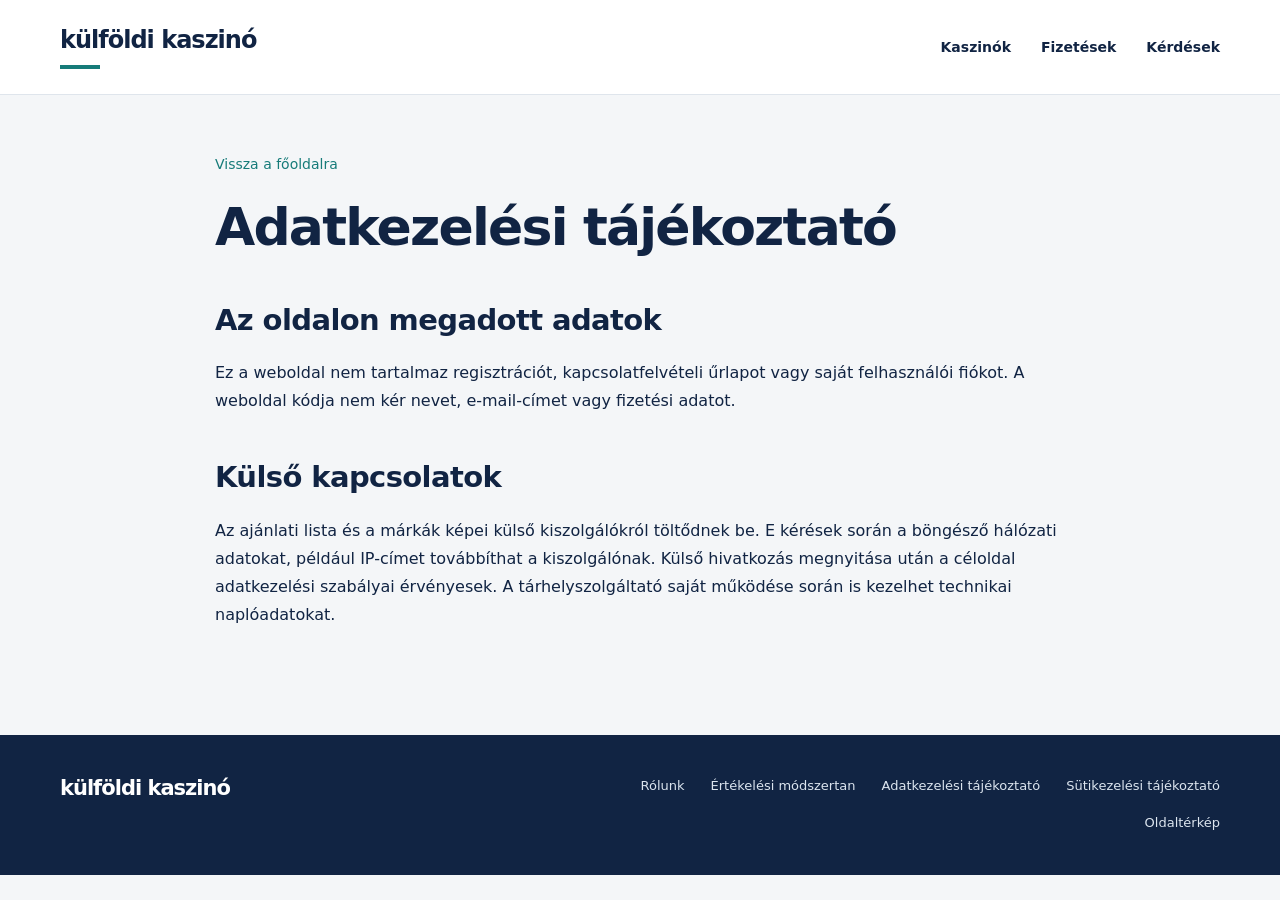
<file: adatkezeles/index.html>
<!doctype html><html lang="hu"><head><meta charset="utf-8"><meta name="viewport" content="width=device-width,initial-scale=1"><title>külföldi kaszinó – Adatkezelési tájékoztató</title><meta name="description" content="Ez a weboldal nem tartalmaz regisztrációt, kapcsolatfelvételi űrlapot vagy saját felhasználói fiókot. A weboldal kódja nem kér nevet, e-mail-címet vagy fizetési adatot."><link rel="canonical" href="https://kulfoldi-kaszino.pages.dev/adatkezeles/"><link rel="icon" href="/favicon.svg" type="image/svg+xml"><meta name="theme-color" content="#112443"><link rel="stylesheet" href="/assets/site.css"><script type="application/ld+json">{"@context":"https://schema.org","@type":"WebPage","name":"külföldi kaszinó – Adatkezelési tájékoztató","inLanguage":"hu","url":"https://kulfoldi-kaszino.pages.dev/adatkezeles/","isPartOf":{"@type":"WebSite","name":"külföldi kaszinó","url":"https://kulfoldi-kaszino.pages.dev/"}}</script></head><body><a class="skip" href="#main">Ugrás a tartalomhoz</a><header><div class="wrap header-inner"><a class="wordmark" href="/">külföldi kaszinó<span class="brand-line"></span></a><nav aria-label="Fő navigáció"><a href="/#ajanlatok">Kaszinók</a><a href="/#fizetes-huf-es-kifizetesi-sebesseg">Fizetések</a><a href="/#gyakori-kerdesek-a-kulfoldi-online-kaszinokrol">Kérdések</a></nav></div></header><main id="main" class="wrap utility"><a class="back" href="/">Vissza a főoldalra</a><h1>Adatkezelési tájékoztató</h1><h2>Az oldalon megadott adatok</h2><p>Ez a weboldal nem tartalmaz regisztrációt, kapcsolatfelvételi űrlapot vagy saját felhasználói fiókot. A weboldal kódja nem kér nevet, e-mail-címet vagy fizetési adatot.</p><h2>Külső kapcsolatok</h2><p>Az ajánlati lista és a márkák képei külső kiszolgálókról töltődnek be. E kérések során a böngésző hálózati adatokat, például IP-címet továbbíthat a kiszolgálónak. Külső hivatkozás megnyitása után a céloldal adatkezelési szabályai érvényesek. A tárhelyszolgáltató saját működése során is kezelhet technikai naplóadatokat.</p></main><footer><div class="wrap footer-inner"><a class="wordmark" href="/">külföldi kaszinó</a><nav aria-label="Tájékoztató oldalak"><a href="/rolunk/">Rólunk</a><a href="/ertekelesi-modszertan/">Értékelési módszertan</a><a href="/adatkezeles/">Adatkezelési tájékoztató</a><a href="/sutik/">Sütikezelési tájékoztató</a><a href="/oldalterkep/">Oldaltérkép</a></nav></div></footer></body></html>
</file>
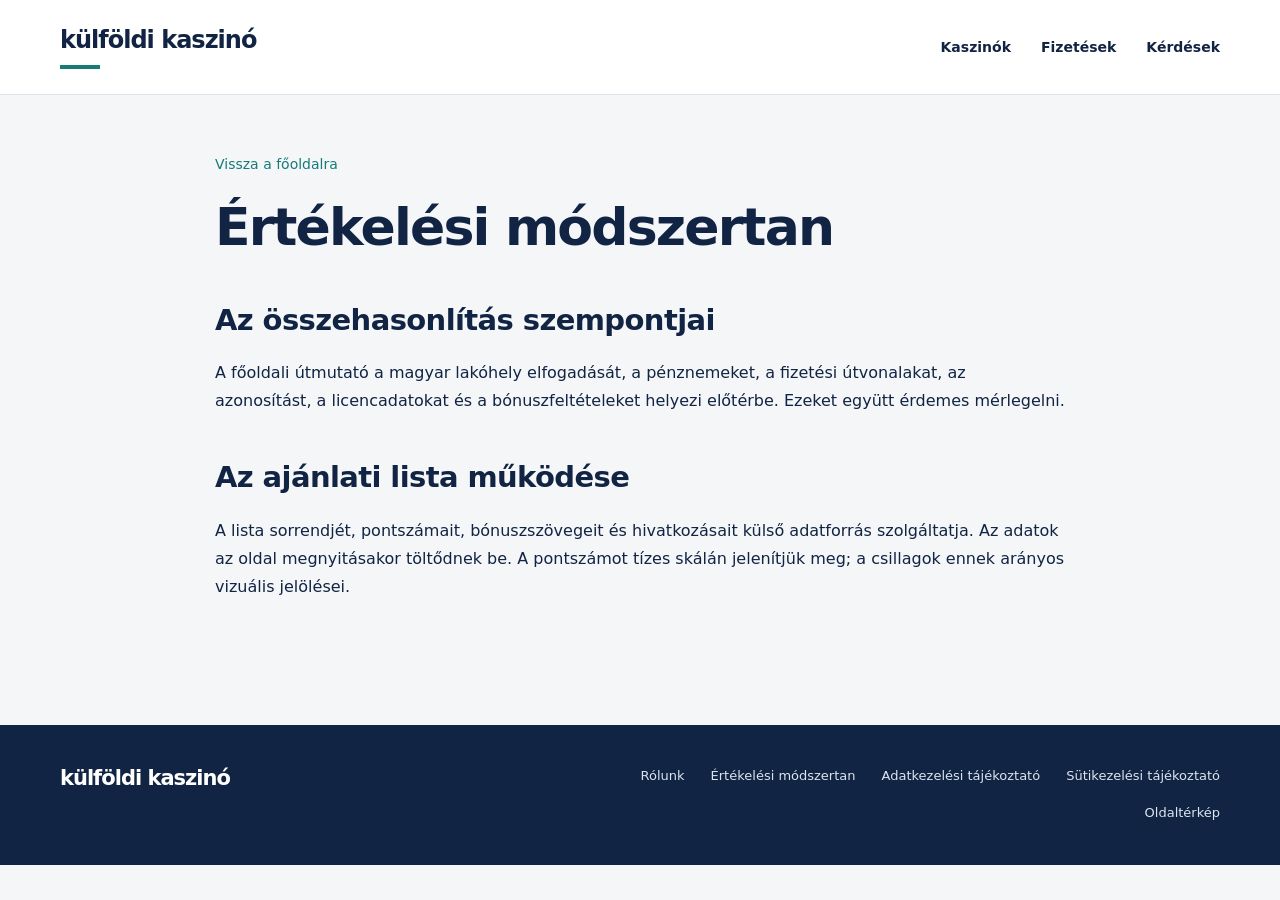
<file: ertekelesi-modszertan/index.html>
<!doctype html><html lang="hu"><head><meta charset="utf-8"><meta name="viewport" content="width=device-width,initial-scale=1"><title>külföldi kaszinó – Értékelési módszertan</title><meta name="description" content="A főoldali útmutató a magyar lakóhely elfogadását, a pénznemeket, a fizetési útvonalakat, az azonosítást, a licencadatokat és a bónuszfeltételeket helyezi előtérbe. Ezeket együtt érdemes mérlegelni."><link rel="canonical" href="https://kulfoldi-kaszino.pages.dev/ertekelesi-modszertan/"><link rel="icon" href="/favicon.svg" type="image/svg+xml"><meta name="theme-color" content="#112443"><link rel="stylesheet" href="/assets/site.css"><script type="application/ld+json">{"@context":"https://schema.org","@type":"WebPage","name":"külföldi kaszinó – Értékelési módszertan","inLanguage":"hu","url":"https://kulfoldi-kaszino.pages.dev/ertekelesi-modszertan/","isPartOf":{"@type":"WebSite","name":"külföldi kaszinó","url":"https://kulfoldi-kaszino.pages.dev/"}}</script></head><body><a class="skip" href="#main">Ugrás a tartalomhoz</a><header><div class="wrap header-inner"><a class="wordmark" href="/">külföldi kaszinó<span class="brand-line"></span></a><nav aria-label="Fő navigáció"><a href="/#ajanlatok">Kaszinók</a><a href="/#fizetes-huf-es-kifizetesi-sebesseg">Fizetések</a><a href="/#gyakori-kerdesek-a-kulfoldi-online-kaszinokrol">Kérdések</a></nav></div></header><main id="main" class="wrap utility"><a class="back" href="/">Vissza a főoldalra</a><h1>Értékelési módszertan</h1><h2>Az összehasonlítás szempontjai</h2><p>A főoldali útmutató a magyar lakóhely elfogadását, a pénznemeket, a fizetési útvonalakat, az azonosítást, a licencadatokat és a bónuszfeltételeket helyezi előtérbe. Ezeket együtt érdemes mérlegelni.</p><h2>Az ajánlati lista működése</h2><p>A lista sorrendjét, pontszámait, bónuszszövegeit és hivatkozásait külső adatforrás szolgáltatja. Az adatok az oldal megnyitásakor töltődnek be. A pontszámot tízes skálán jelenítjük meg; a csillagok ennek arányos vizuális jelölései.</p></main><footer><div class="wrap footer-inner"><a class="wordmark" href="/">külföldi kaszinó</a><nav aria-label="Tájékoztató oldalak"><a href="/rolunk/">Rólunk</a><a href="/ertekelesi-modszertan/">Értékelési módszertan</a><a href="/adatkezeles/">Adatkezelési tájékoztató</a><a href="/sutik/">Sütikezelési tájékoztató</a><a href="/oldalterkep/">Oldaltérkép</a></nav></div></footer></body></html>
</file>
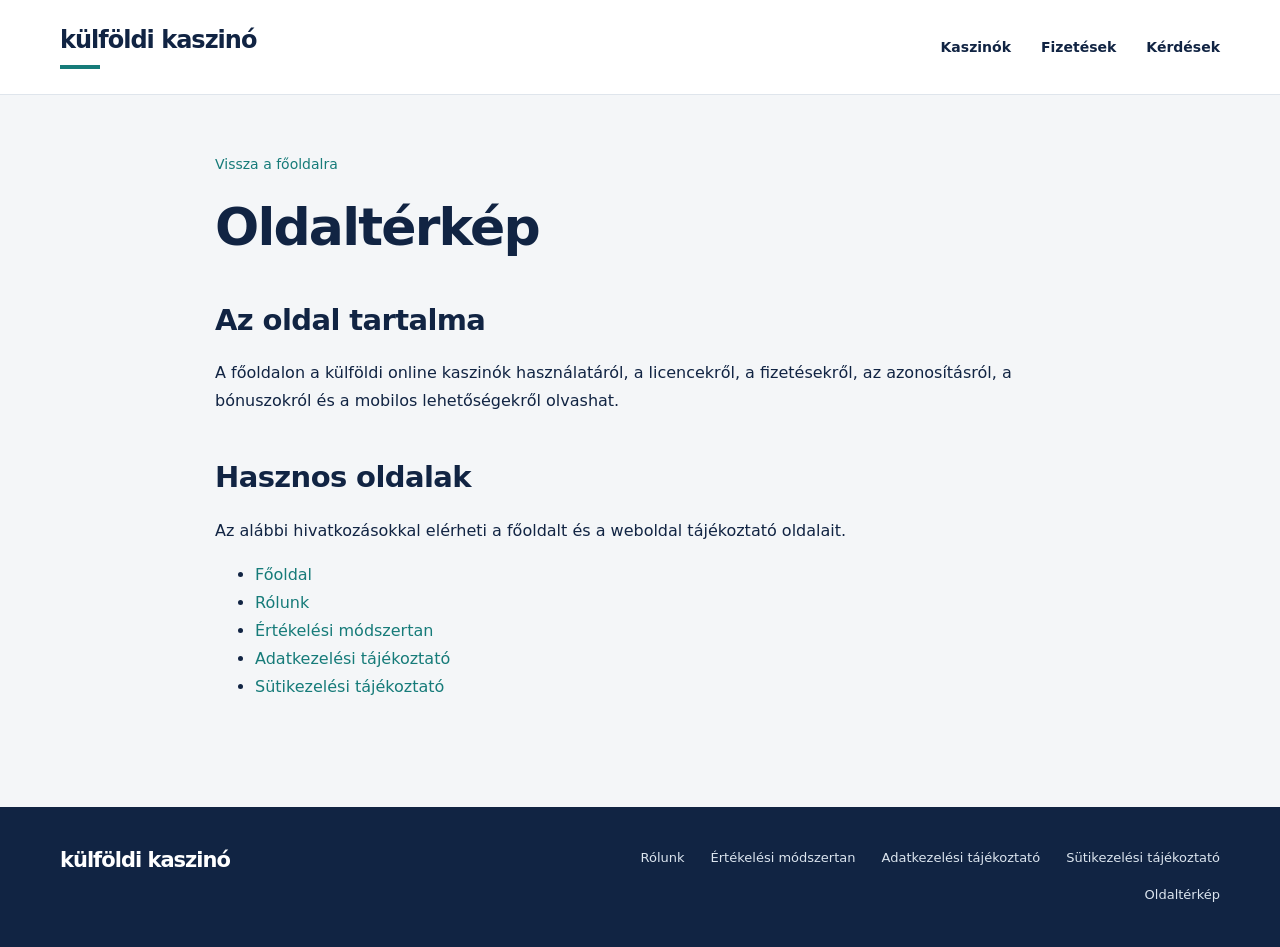
<file: oldalterkep/index.html>
<!doctype html><html lang="hu"><head><meta charset="utf-8"><meta name="viewport" content="width=device-width,initial-scale=1"><title>külföldi kaszinó – Oldaltérkép</title><meta name="description" content="A főoldalon a külföldi online kaszinók használatáról, a licencekről, a fizetésekről, az azonosításról, a bónuszokról és a mobilos lehetőségekről olvashat."><link rel="canonical" href="https://kulfoldi-kaszino.pages.dev/oldalterkep/"><link rel="icon" href="/favicon.svg" type="image/svg+xml"><meta name="theme-color" content="#112443"><link rel="stylesheet" href="/assets/site.css"><script type="application/ld+json">{"@context":"https://schema.org","@type":"WebPage","name":"külföldi kaszinó – Oldaltérkép","inLanguage":"hu","url":"https://kulfoldi-kaszino.pages.dev/oldalterkep/","isPartOf":{"@type":"WebSite","name":"külföldi kaszinó","url":"https://kulfoldi-kaszino.pages.dev/"}}</script></head><body><a class="skip" href="#main">Ugrás a tartalomhoz</a><header><div class="wrap header-inner"><a class="wordmark" href="/">külföldi kaszinó<span class="brand-line"></span></a><nav aria-label="Fő navigáció"><a href="/#ajanlatok">Kaszinók</a><a href="/#fizetes-huf-es-kifizetesi-sebesseg">Fizetések</a><a href="/#gyakori-kerdesek-a-kulfoldi-online-kaszinokrol">Kérdések</a></nav></div></header><main id="main" class="wrap utility"><a class="back" href="/">Vissza a főoldalra</a><h1>Oldaltérkép</h1><h2>Az oldal tartalma</h2><p>A főoldalon a külföldi online kaszinók használatáról, a licencekről, a fizetésekről, az azonosításról, a bónuszokról és a mobilos lehetőségekről olvashat.</p><h2>Hasznos oldalak</h2><p>Az alábbi hivatkozásokkal elérheti a főoldalt és a weboldal tájékoztató oldalait.</p><ul><li><a href="/">Főoldal</a></li><li><a href="/rolunk/">Rólunk</a></li><li><a href="/ertekelesi-modszertan/">Értékelési módszertan</a></li><li><a href="/adatkezeles/">Adatkezelési tájékoztató</a></li><li><a href="/sutik/">Sütikezelési tájékoztató</a></li></ul></main><footer><div class="wrap footer-inner"><a class="wordmark" href="/">külföldi kaszinó</a><nav aria-label="Tájékoztató oldalak"><a href="/rolunk/">Rólunk</a><a href="/ertekelesi-modszertan/">Értékelési módszertan</a><a href="/adatkezeles/">Adatkezelési tájékoztató</a><a href="/sutik/">Sütikezelési tájékoztató</a><a href="/oldalterkep/">Oldaltérkép</a></nav></div></footer></body></html>
</file>
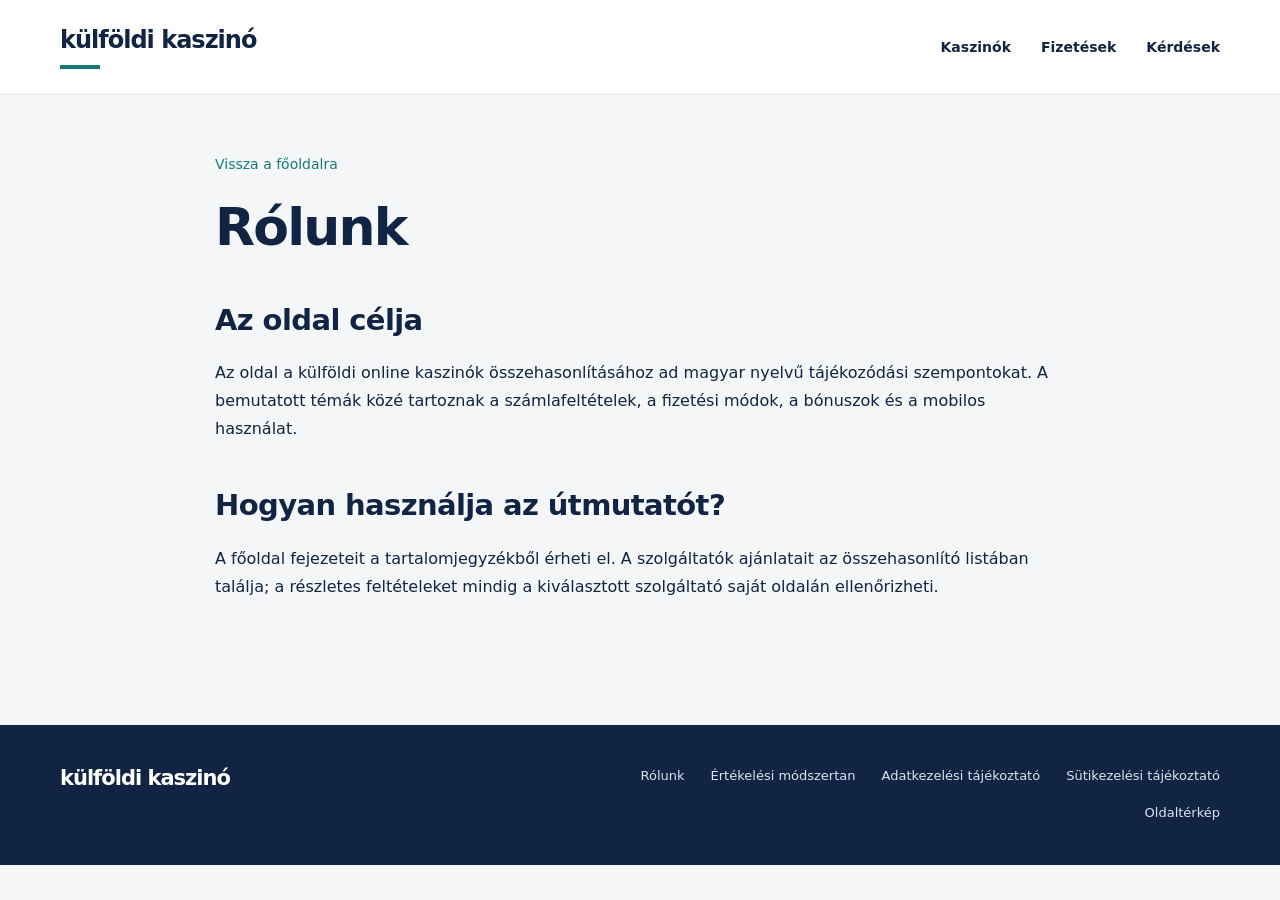
<file: rolunk/index.html>
<!doctype html><html lang="hu"><head><meta charset="utf-8"><meta name="viewport" content="width=device-width,initial-scale=1"><title>külföldi kaszinó – Rólunk</title><meta name="description" content="Az oldal a külföldi online kaszinók összehasonlításához ad magyar nyelvű tájékozódási szempontokat. A bemutatott témák közé tartoznak a számlafeltételek, a fizetési módok, a bónuszok és a mobilos használat."><link rel="canonical" href="https://kulfoldi-kaszino.pages.dev/rolunk/"><link rel="icon" href="/favicon.svg" type="image/svg+xml"><meta name="theme-color" content="#112443"><link rel="stylesheet" href="/assets/site.css"><script type="application/ld+json">{"@context":"https://schema.org","@type":"WebPage","name":"külföldi kaszinó – Rólunk","inLanguage":"hu","url":"https://kulfoldi-kaszino.pages.dev/rolunk/","isPartOf":{"@type":"WebSite","name":"külföldi kaszinó","url":"https://kulfoldi-kaszino.pages.dev/"}}</script></head><body><a class="skip" href="#main">Ugrás a tartalomhoz</a><header><div class="wrap header-inner"><a class="wordmark" href="/">külföldi kaszinó<span class="brand-line"></span></a><nav aria-label="Fő navigáció"><a href="/#ajanlatok">Kaszinók</a><a href="/#fizetes-huf-es-kifizetesi-sebesseg">Fizetések</a><a href="/#gyakori-kerdesek-a-kulfoldi-online-kaszinokrol">Kérdések</a></nav></div></header><main id="main" class="wrap utility"><a class="back" href="/">Vissza a főoldalra</a><h1>Rólunk</h1><h2>Az oldal célja</h2><p>Az oldal a külföldi online kaszinók összehasonlításához ad magyar nyelvű tájékozódási szempontokat. A bemutatott témák közé tartoznak a számlafeltételek, a fizetési módok, a bónuszok és a mobilos használat.</p><h2>Hogyan használja az útmutatót?</h2><p>A főoldal fejezeteit a tartalomjegyzékből érheti el. A szolgáltatók ajánlatait az összehasonlító listában találja; a részletes feltételeket mindig a kiválasztott szolgáltató saját oldalán ellenőrizheti.</p></main><footer><div class="wrap footer-inner"><a class="wordmark" href="/">külföldi kaszinó</a><nav aria-label="Tájékoztató oldalak"><a href="/rolunk/">Rólunk</a><a href="/ertekelesi-modszertan/">Értékelési módszertan</a><a href="/adatkezeles/">Adatkezelési tájékoztató</a><a href="/sutik/">Sütikezelési tájékoztató</a><a href="/oldalterkep/">Oldaltérkép</a></nav></div></footer></body></html>
</file>
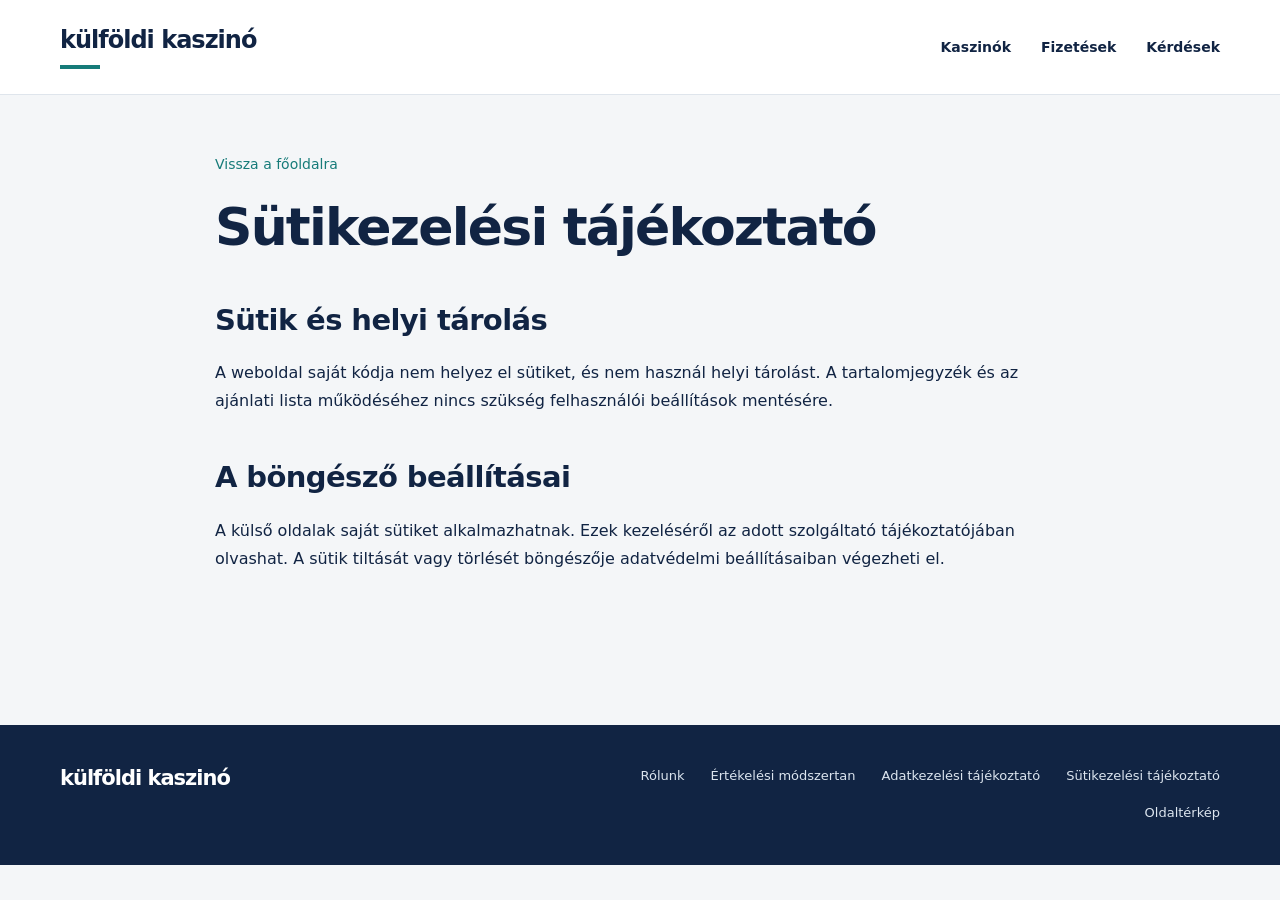
<file: sutik/index.html>
<!doctype html><html lang="hu"><head><meta charset="utf-8"><meta name="viewport" content="width=device-width,initial-scale=1"><title>külföldi kaszinó – Sütikezelési tájékoztató</title><meta name="description" content="A weboldal saját kódja nem helyez el sütiket, és nem használ helyi tárolást. A tartalomjegyzék és az ajánlati lista működéséhez nincs szükség felhasználói beállítások mentésére."><link rel="canonical" href="https://kulfoldi-kaszino.pages.dev/sutik/"><link rel="icon" href="/favicon.svg" type="image/svg+xml"><meta name="theme-color" content="#112443"><link rel="stylesheet" href="/assets/site.css"><script type="application/ld+json">{"@context":"https://schema.org","@type":"WebPage","name":"külföldi kaszinó – Sütikezelési tájékoztató","inLanguage":"hu","url":"https://kulfoldi-kaszino.pages.dev/sutik/","isPartOf":{"@type":"WebSite","name":"külföldi kaszinó","url":"https://kulfoldi-kaszino.pages.dev/"}}</script></head><body><a class="skip" href="#main">Ugrás a tartalomhoz</a><header><div class="wrap header-inner"><a class="wordmark" href="/">külföldi kaszinó<span class="brand-line"></span></a><nav aria-label="Fő navigáció"><a href="/#ajanlatok">Kaszinók</a><a href="/#fizetes-huf-es-kifizetesi-sebesseg">Fizetések</a><a href="/#gyakori-kerdesek-a-kulfoldi-online-kaszinokrol">Kérdések</a></nav></div></header><main id="main" class="wrap utility"><a class="back" href="/">Vissza a főoldalra</a><h1>Sütikezelési tájékoztató</h1><h2>Sütik és helyi tárolás</h2><p>A weboldal saját kódja nem helyez el sütiket, és nem használ helyi tárolást. A tartalomjegyzék és az ajánlati lista működéséhez nincs szükség felhasználói beállítások mentésére.</p><h2>A böngésző beállításai</h2><p>A külső oldalak saját sütiket alkalmazhatnak. Ezek kezeléséről az adott szolgáltató tájékoztatójában olvashat. A sütik tiltását vagy törlését böngészője adatvédelmi beállításaiban végezheti el.</p></main><footer><div class="wrap footer-inner"><a class="wordmark" href="/">külföldi kaszinó</a><nav aria-label="Tájékoztató oldalak"><a href="/rolunk/">Rólunk</a><a href="/ertekelesi-modszertan/">Értékelési módszertan</a><a href="/adatkezeles/">Adatkezelési tájékoztató</a><a href="/sutik/">Sütikezelési tájékoztató</a><a href="/oldalterkep/">Oldaltérkép</a></nav></div></footer></body></html>
</file>
<file: assets/site.css>
:root{--ink:#112443;--muted:#566478;--teal:#167b79;--paper:#f4f6f8;--line:#dfe5ec;--green:#168244}*{box-sizing:border-box}html{scroll-behavior:smooth;scroll-padding-top:28px}body{margin:0;background:var(--paper);color:var(--ink);font:16px/1.75 system-ui,-apple-system,BlinkMacSystemFont,"Segoe UI",sans-serif}a{color:var(--teal);text-decoration:none}a:hover{text-decoration:underline}a:focus-visible,button:focus-visible,summary:focus-visible{outline:3px solid #178d8a;outline-offset:5px}.wrap{width:min(1160px,calc(100% - 64px));margin:auto}header{background:#fff;border-bottom:1px solid var(--line)}.header-inner{display:flex;align-items:center;justify-content:space-between;min-height:94px;gap:24px}.wordmark{font-size:24px;font-weight:800;letter-spacing:-1px;color:var(--ink);line-height:1.3;white-space:nowrap}.brand-line{display:block;height:4px;width:40px;background:var(--teal);margin-top:8px}header nav{display:flex;gap:30px}header nav a{font-size:14px;font-weight:650;color:var(--ink)}.hero{background:#fff;padding:56px 0 52px;border-bottom:1px solid var(--line)}.eyebrow{font-size:12px;font-weight:750;letter-spacing:1.8px;color:var(--teal);margin:0 0 15px}h1{font-size:clamp(32px,4.2vw,52px);line-height:1.15;letter-spacing:-1.8px;max-width:870px;margin:0 0 25px}h2{line-height:1.3;font-size:29px;letter-spacing:-.6px;margin:44px 0 20px}h3{font-size:21px;line-height:1.4;margin:30px 0 14px}.hero p:not(.eyebrow){font-size:17px;color:var(--muted);max-width:930px;margin:0}.top-section{padding:38px 0 48px}.section-heading h2{font-size:28px;margin:5px 0 28px}.section-heading .eyebrow{font-size:11px}.casino-card{position:relative;display:grid;grid-template-columns:32px 80px minmax(140px,1fr) minmax(220px,1.55fr) 170px;align-items:center;gap:22px;background:white;border:1px solid var(--line);border-radius:16px;padding:26px 24px;margin-bottom:16px;box-shadow:0 3px 8px #11244306;transition:transform .18s,box-shadow .18s}.casino-card:hover{transform:translateY(-2px);box-shadow:0 8px 25px #11244312}.casino-card.best{border:2px solid #207b92;box-shadow:0 5px 20px #167b7915;margin-top:12px}.pick{position:absolute;top:-14px;left:24px;background:#167b79;color:white;padding:3px 14px;border-radius:30px;font-size:11px;font-weight:750;letter-spacing:.7px}.rank{border-radius:50%;background:#f0f3f7;width:30px;height:30px;display:grid;place-items:center;font-weight:750;font-size:14px}.logo-tile{height:80px;width:80px;border-radius:14px;display:grid;place-items:center;box-shadow:inset 0 0 0 1px #11244312}.logo-tile img{width:80%;height:80%;object-fit:contain}.casino-brand{font-size:21px;line-height:1.25;font-weight:800;margin:0 0 8px;overflow-wrap:anywhere}.rating{display:flex;gap:9px;align-items:center;flex-wrap:wrap}.stars{position:relative;display:inline-block;font:20px/1.2 Arial,sans-serif;letter-spacing:1px;color:#d6dce5;white-space:nowrap}.stars-fill{position:absolute;left:0;top:0;overflow:hidden;color:#df9e22}.score{font-size:14px;font-weight:700}.bonus-label{font-size:11px;font-weight:750;letter-spacing:1.2px;color:var(--muted);margin-bottom:5px}.bonus-text{font-weight:750;font-size:17px;line-height:1.5;overflow-wrap:anywhere}.cta{display:flex;align-items:center;justify-content:center;min-height:52px;padding:12px 20px;border-radius:9px;background:var(--green);color:white;font-weight:750;font-size:16px}.cta:hover{background:#106b36;text-decoration:none}.editorial{display:grid;grid-template-columns:250px minmax(0,1fr);gap:55px;align-items:start;padding-bottom:70px}.contents{position:sticky;top:24px;border-top:3px solid var(--teal);padding-top:15px}.contents summary{font-weight:750;cursor:pointer;font-size:16px}.contents nav{display:flex;flex-direction:column;margin-top:14px}.contents nav a{font-size:13px;line-height:1.5;color:var(--muted);padding:10px 0;display:flex;gap:12px;border-bottom:1px solid var(--line)}.contents nav span{color:var(--teal);font-size:11px;font-weight:750;padding-top:2px}.editorial article{background:#fff;border:1px solid var(--line);border-radius:16px;padding:36px 40px;min-width:0}.editorial article>h2:first-child{margin-top:0}article p,article li{color:#34445a}article p{margin:0 0 18px}article li{margin-bottom:9px}article ul,article ol{padding-left:24px}figure{margin:24px 0 28px}figure img{display:block;width:100%;height:auto;border-radius:12px;border:1px solid #e8e9e9}.table-scroll{overflow-x:auto;margin:25px 0;border:1px solid var(--line);border-radius:10px}table{border-collapse:collapse;width:100%;font-size:14px;line-height:1.55}th{background:#112443;color:#fff;text-align:left;font-weight:650}td,th{padding:16px;vertical-align:top;min-width:155px}td{border-top:1px solid var(--line)}tr:nth-child(even){background:#f6f8fa}blockquote{margin:25px 0;padding:20px 24px;background:#edf6f5;border-left:4px solid var(--teal);border-radius:0 10px 10px 0}blockquote p:last-child{margin:0}footer{background:#112443;padding:40px 0}.footer-inner{display:flex;justify-content:space-between;gap:35px}.footer-inner .wordmark{color:white;font-size:21px}.footer-inner nav{display:flex;flex-wrap:wrap;gap:14px 26px;max-width:650px;justify-content:flex-end}.footer-inner nav a{color:#dce5ef;font-size:13px}.utility{max-width:850px;padding:55px 0 90px;min-height:70vh}.utility h1{margin-top:20px}.back{font-size:14px}.error{padding:28px;border:1px solid var(--line);background:#fff;border-radius:16px}.error p{margin:0 0 12px}.retry{font:inherit;font-weight:700;background:var(--ink);color:white;border:0;padding:10px 20px;border-radius:8px;cursor:pointer}.skeleton{height:135px;background:#fff;border:1px solid var(--line);border-radius:16px;margin-bottom:16px;display:flex;align-items:center;gap:30px;padding:24px}.skeleton i{height:60px;flex:1;border-radius:8px;background:linear-gradient(90deg,#edf0f3 25%,#f8fafc 50%,#edf0f3 75%);background-size:200% 100%;animation:shimmer 1.5s infinite}.skeleton i:first-child{flex:0 0 80px;height:80px}.sr-only{position:absolute;width:1px;height:1px;overflow:hidden;clip:rect(0,0,0,0)}.skip{position:absolute;top:-100px;background:white;padding:10px;z-index:10}.skip:focus{top:0}@keyframes shimmer{to{background-position:-200% 0}}@media(max-width:1000px){.casino-card{grid-template-columns:25px 72px 1fr 1.4fr 140px;gap:15px;padding:24px 18px}.logo-tile{width:72px;height:72px}.editorial{grid-template-columns:205px minmax(0,1fr);gap:28px}.editorial article{padding:28px}.wrap{width:calc(100% - 40px)}}@media(max-width:720px){.wrap{width:calc(100% - 32px)}.header-inner{min-height:82px;flex-wrap:wrap;gap:10px;padding:17px 0}.wordmark{font-size:22px}header nav{gap:20px;width:100%}header nav a{font-size:13px}.hero{padding:32px 0}h1{font-size:35px;letter-spacing:-1px}.hero p:not(.eyebrow){font-size:16px;line-height:1.7}.eyebrow{font-size:10px;letter-spacing:1.2px}.top-section{padding-top:28px}.section-heading h2{font-size:26px}.casino-card{grid-template-columns:72px minmax(0,1fr);gap:16px;padding:27px 20px 20px}.rank{position:absolute;top:13px;right:13px;width:25px;height:25px;font-size:12px}.brand-col{padding-right:20px}.bonus-col{grid-column:1/-1;text-align:center;padding:15px;background:#f1f7f4;border-radius:10px}.cta{grid-column:1/-1;min-height:52px}.casino-brand{font-size:21px}.pick{left:20px}.editorial{display:block}.contents{position:static;margin-bottom:24px}.contents nav{display:grid;grid-template-columns:1fr 1fr;gap:0 15px}.contents nav a{font-size:12px}.editorial article{padding:25px 20px}h2{font-size:25px}h3{font-size:20px}figure{margin:20px -8px}.footer-inner{flex-direction:column}.footer-inner nav{justify-content:flex-start;gap:12px 20px}.utility{padding-top:35px}.skeleton{height:270px;flex-wrap:wrap}.skeleton i{min-width:70px}.skeleton i:last-child{flex-basis:100%}td,th{padding:12px;min-width:150px}}@media(prefers-reduced-motion:reduce){html{scroll-behavior:auto}.skeleton i{animation:none}.casino-card{transition:none}}
</file>
